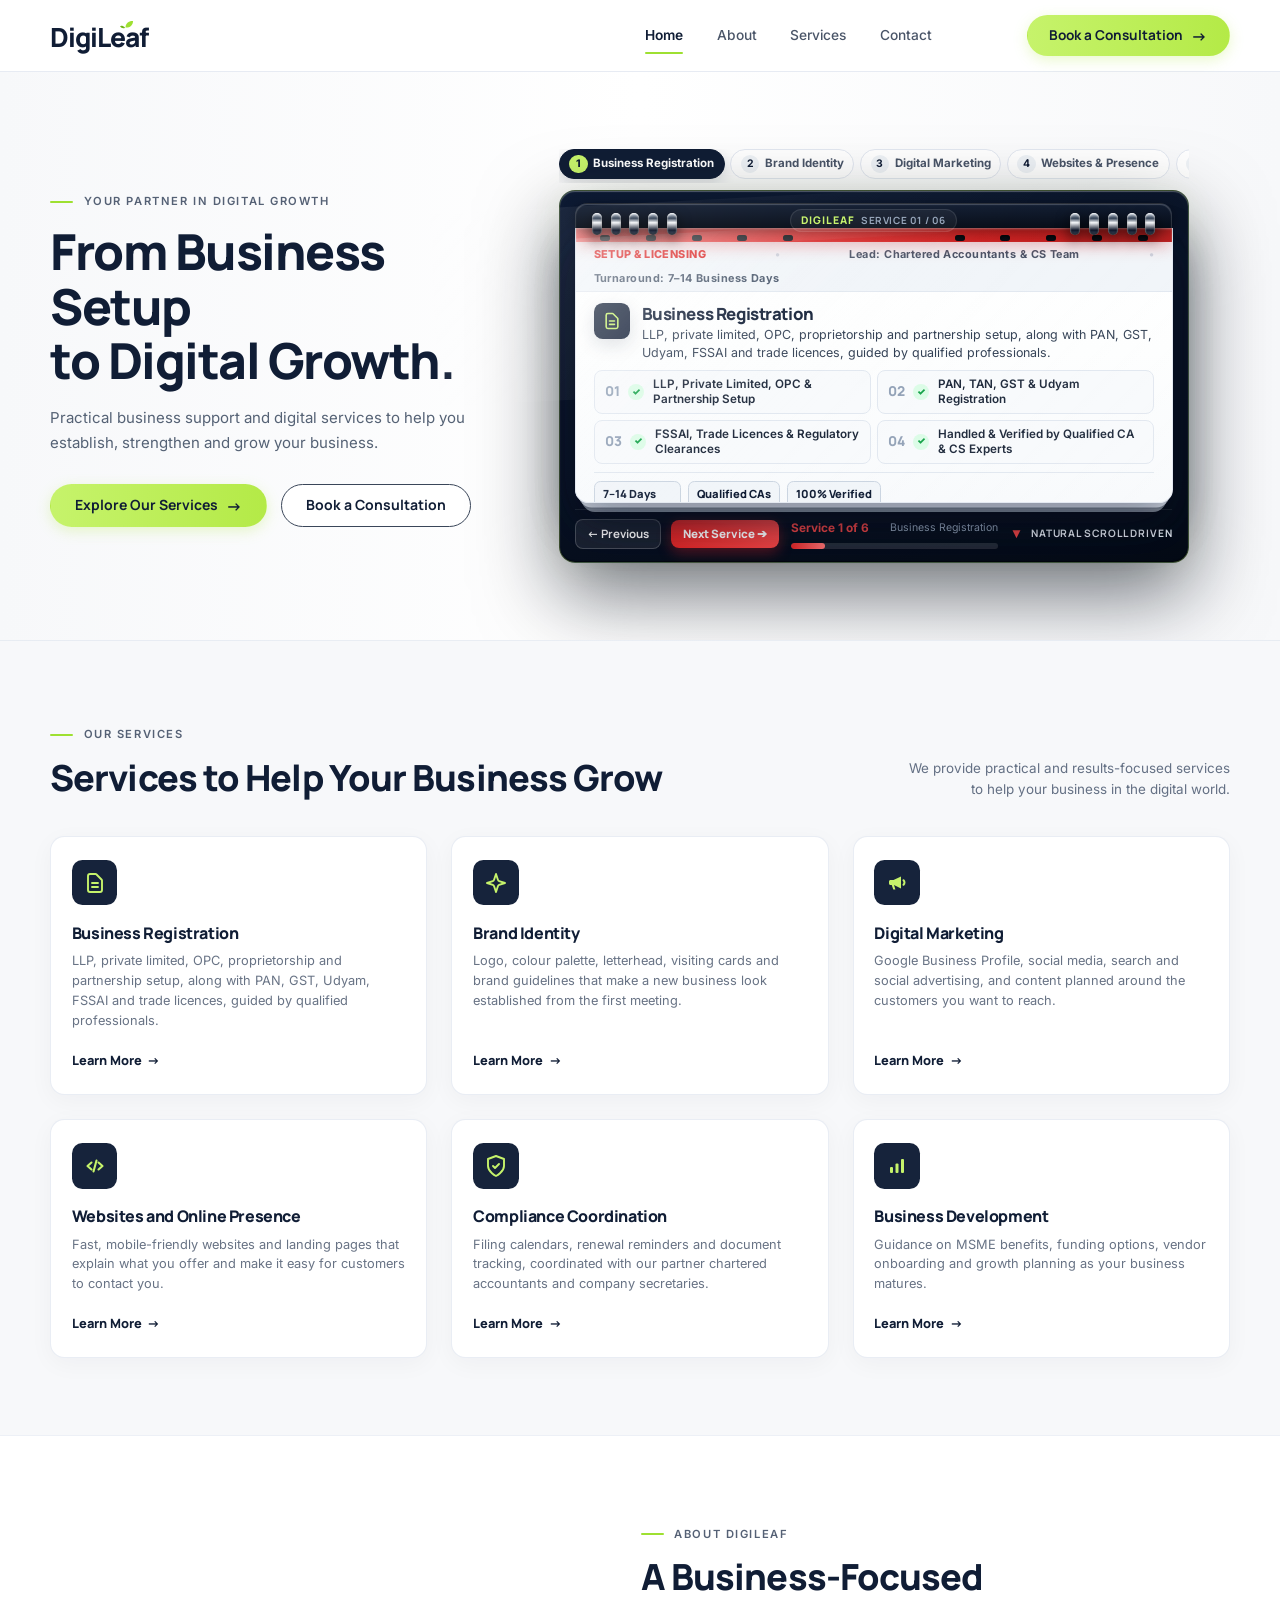
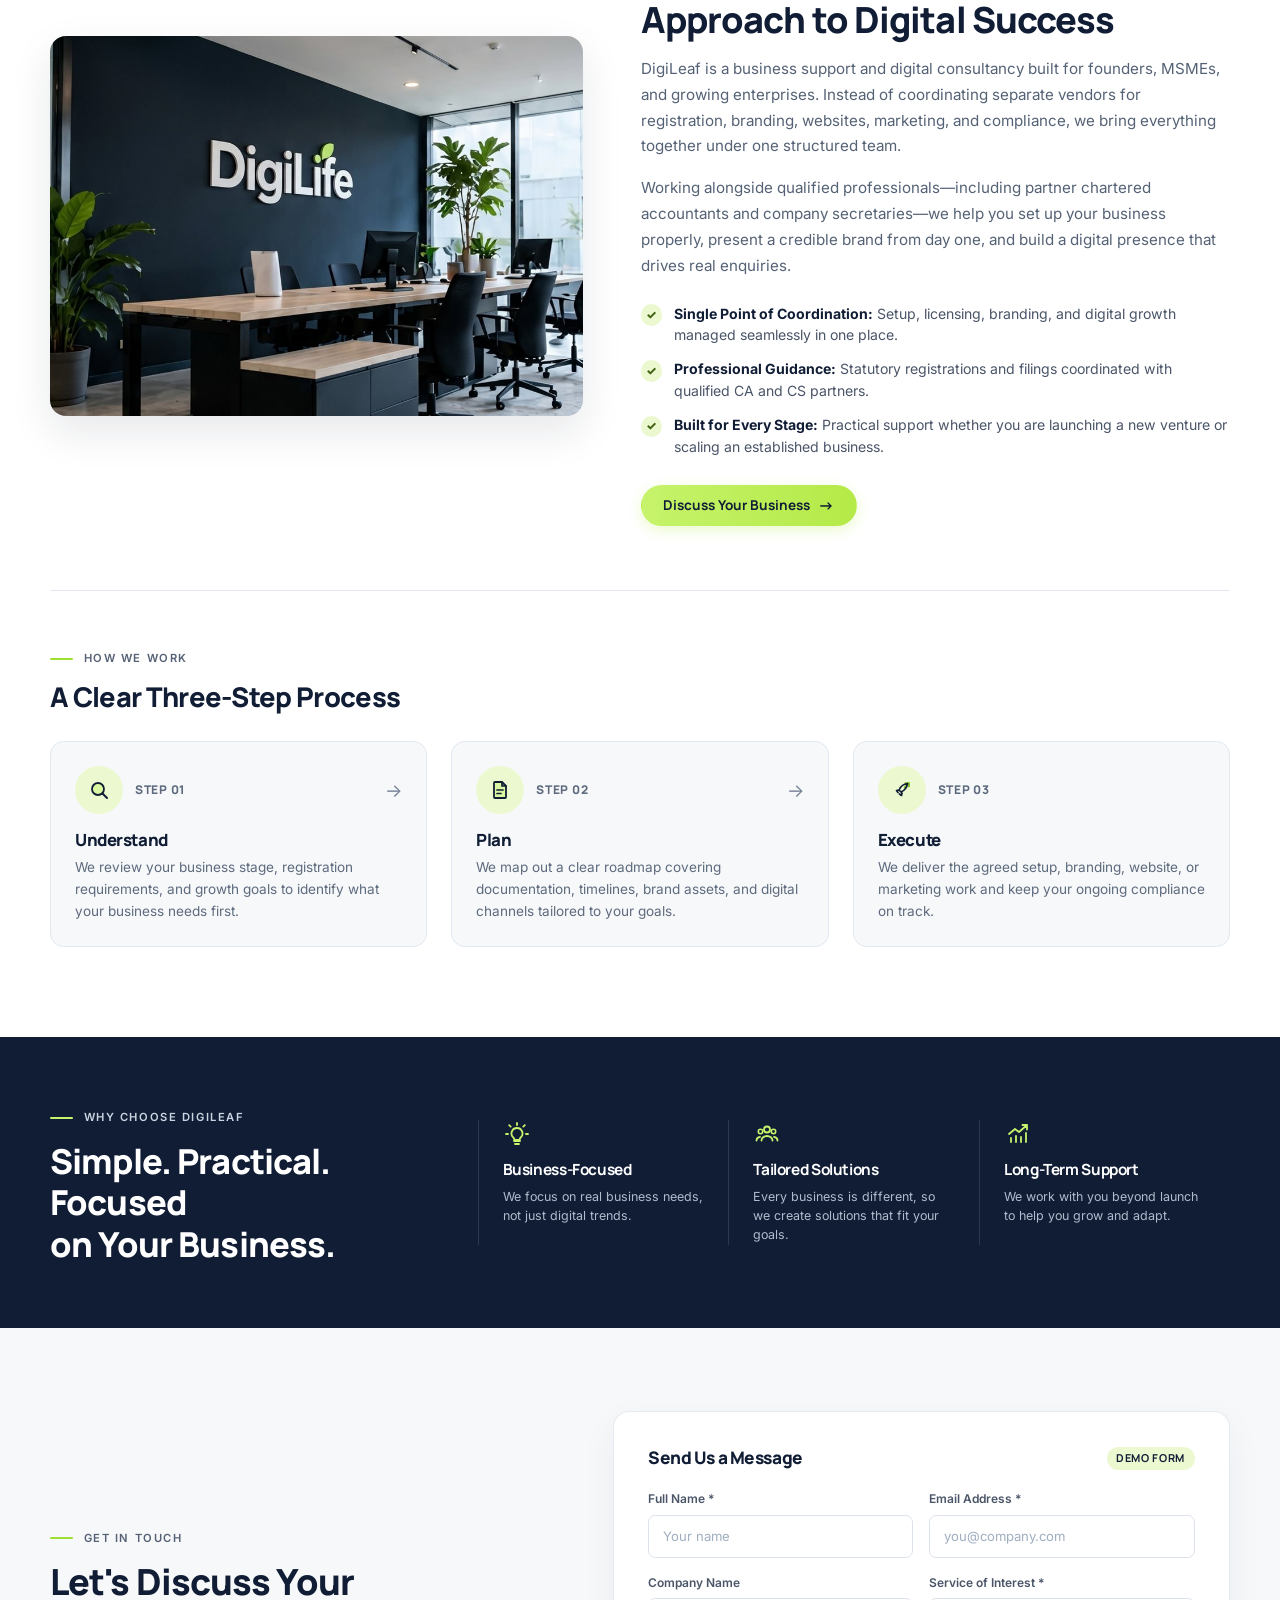
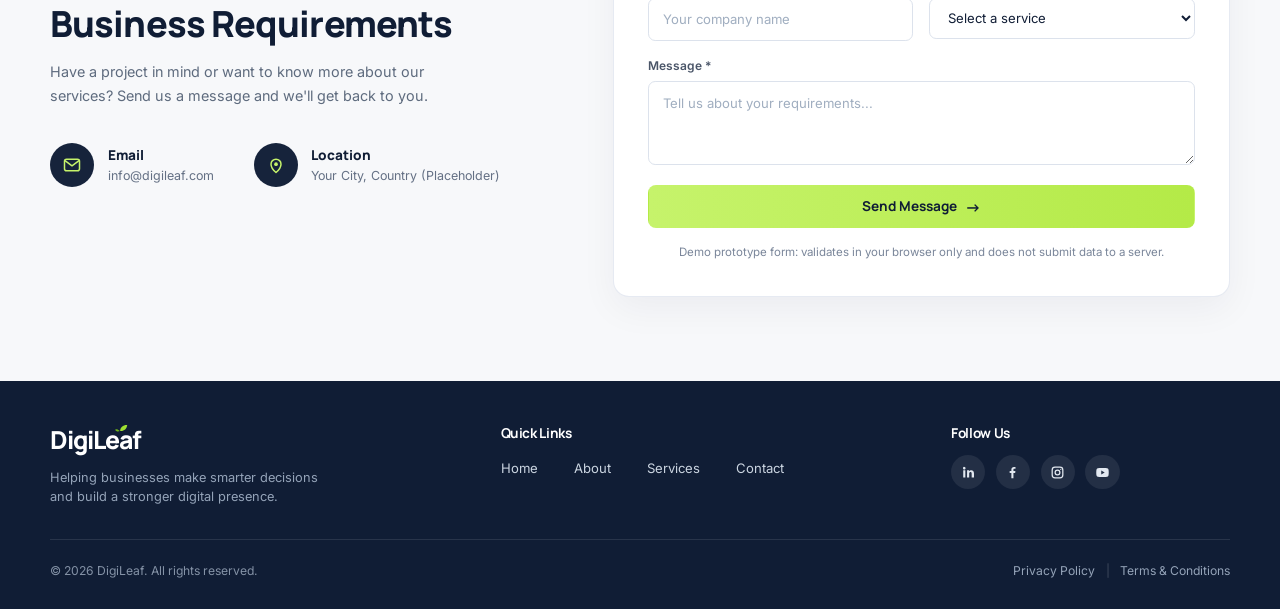
<file: index.backup.html>
<!DOCTYPE html>
<html lang="en">
<head>
  <meta charset="UTF-8">
  <meta name="viewport" content="width=device-width, initial-scale=1.0">
  <meta name="description" content="DigiLeaf — From business insights to digital marketing and website development, DigiLeaf helps businesses make smarter decisions and build a stronger digital presence.">
  <title>DigiLeaf | Build a Stronger Business in the Digital World</title>
  <link rel="icon" type="image/svg+xml" href="[data-uri]">
  <link rel="preconnect" href="https://fonts.googleapis.com">
  <link rel="preconnect" href="https://fonts.gstatic.com" crossorigin>
  <link href="https://fonts.googleapis.com/css2?family=Inter:wght@400;500;600&family=Manrope:wght@600;700;800&display=swap" rel="stylesheet">
  <style>
/* ==========================================================================
   DIGILEAF — HOMEPAGE STYLESHEET (1:1 Design Replication)
   Brand Palette:
   - Midnight Navy (Primary):   #101D35
   - Electric Lime (Accent):    #C6F36B / #B8EC4B
   - Soft White (Background):   #F7F8FA
   - Slate (Secondary):         #283449
   Typography:
   - Headings: Manrope
   - Body:     Inter
   ========================================================================== */

:root {
  --color-navy: #101D35;
  --color-navy-card: #16233B;
  --color-slate: #283449;
  --color-text-muted: #5E6B7E;
  --color-lime: #C6F36B;
  --color-lime-bright: #B7EE46;
  --color-lime-leaf: #9EE031;
  --color-lime-pale: #ECF9D0;
  --color-bg: #F7F8FA;
  --color-surface: #FFFFFF;
  --color-border: #E2E7F0;
  --color-input-border: #DCE2EC;

  --color-error: #C5221F;
  --color-error-bg: #FCE8E6;
  --color-success: #188038;

  --font-heading: 'Manrope', -apple-system, BlinkMacSystemFont, 'Segoe UI', Roboto, sans-serif;
  --font-body: 'Inter', -apple-system, BlinkMacSystemFont, 'Segoe UI', Roboto, sans-serif;

  --container-max: 1180px;
  --header-height: 4.5rem;
}

/* --------------------------------------------------------------------------
   Base & Reset
   -------------------------------------------------------------------------- */
*,
*::before,
*::after {
  box-sizing: border-box;
}

html {
  font-family: var(--font-body);
  font-size: 100%;
  line-height: 1.55;
  color: var(--color-navy);
  background-color: var(--color-bg);
  scroll-padding-top: var(--header-height);
  -webkit-text-size-adjust: 100%;
}

@media (prefers-reduced-motion: no-preference) {
  html {
    scroll-behavior: smooth;
  }
}

body {
  margin: 0;
  background-color: var(--color-bg);
  color: var(--color-navy);
  overflow-x: hidden;
}

h1, h2, h3, h4, h5, h6 {
  font-family: var(--font-heading);
  color: var(--color-navy);
  line-height: 1.18;
  letter-spacing: -0.025em;
  margin-top: 0;
}

p {
  margin-top: 0;
  color: var(--color-text-muted);
}

img,
svg {
  display: block;
  max-width: 100%;
}

a {
  color: inherit;
  text-decoration: none;
}

button,
input,
select,
textarea {
  font: inherit;
  color: inherit;
}

/* --------------------------------------------------------------------------
   Accessibility & Focus States
   -------------------------------------------------------------------------- */
.sr-only {
  position: absolute;
  width: 1px;
  height: 1px;
  padding: 0;
  margin: -1px;
  overflow: hidden;
  clip: rect(0, 0, 0, 0);
  white-space: nowrap;
  border: 0;
}

.skip-link {
  position: fixed;
  top: 0.75rem;
  left: 0.75rem;
  z-index: 9999;
  padding: 0.65rem 1.15rem;
  background-color: var(--color-lime);
  color: var(--color-navy);
  font-family: var(--font-heading);
  font-weight: 700;
  border-radius: 0.5rem;
  translate: 0 -200%;
}

@media (prefers-reduced-motion: no-preference) {
  .skip-link {
    transition: translate 0.2s ease-out;
  }
}

.skip-link:focus {
  translate: 0 0;
  outline: 2px solid var(--color-navy);
}

:focus-visible {
  outline: 2.5px solid var(--color-lime-leaf);
  outline-offset: 2px;
}

/* --------------------------------------------------------------------------
   Container & Section Eyebrows
   -------------------------------------------------------------------------- */
.container {
  width: min(100% - 3rem, var(--container-max));
  margin-inline: auto;
}

@media (max-width: 540px) {
  .container {
    width: min(100% - 1.75rem, var(--container-max));
  }
}

.section-eyebrow {
  display: inline-flex;
  align-items: center;
  gap: 0.65rem;
  margin-bottom: 0.85rem;
  font-family: var(--font-body);
  font-size: 0.7rem;
  font-weight: 600;
  text-transform: uppercase;
  letter-spacing: 0.14em;
  color: #556175;
}

.eyebrow-line {
  display: inline-block;
  width: 1.45rem;
  height: 2px;
  background-color: var(--color-lime-leaf);
  border-radius: 2px;
}

.eyebrow-on-dark {
  color: #CBD5E1;
}

.eyebrow-on-dark .eyebrow-line {
  background-color: var(--color-lime);
}

.section-title {
  font-size: clamp(1.65rem, 1.3rem + 1.4vw, 2.25rem);
  font-weight: 800;
  color: var(--color-navy);
  margin-bottom: 0.9rem;
}

/* --------------------------------------------------------------------------
   Buttons
   -------------------------------------------------------------------------- */
.btn {
  display: inline-flex;
  align-items: center;
  justify-content: center;
  gap: 0.5rem;
  font-family: var(--font-heading);
  font-size: 0.85rem;
  font-weight: 700;
  line-height: 1.2;
  cursor: pointer;
  border: 1.5px solid transparent;
  white-space: nowrap;
}

@media (prefers-reduced-motion: no-preference) {
  .btn {
    transition:
      background-color 0.2s ease,
      border-color 0.2s ease,
      translate 0.2s ease,
      box-shadow 0.2s ease;
  }
  .btn:hover {
    translate: 0 -1px;
  }
}

.btn-lime-pill {
  padding: 0.68rem 1.35rem;
  border-radius: 999px;
  background: linear-gradient(90deg, #C6F36B 0%, #B4EA47 100%);
  color: var(--color-navy);
  box-shadow: 0 4px 14px rgba(180, 234, 71, 0.28);
}

.btn-lime-pill:hover {
  background: linear-gradient(90deg, #BCEE56 0%, #A8E236 100%);
  box-shadow: 0 6px 18px rgba(180, 234, 71, 0.4);
}

.btn-outline-pill {
  padding: 0.68rem 1.45rem;
  border-radius: 999px;
  background-color: var(--color-surface);
  border-color: #3A4659;
  color: var(--color-navy);
}

.btn-outline-pill:hover {
  background-color: var(--color-navy);
  border-color: var(--color-navy);
  color: var(--color-surface);
}

.btn-hero {
  padding: 0.78rem 1.5rem;
  font-size: 0.875rem;
}

.btn-arrow {
  font-size: 1rem;
  line-height: 1;
}

/* --------------------------------------------------------------------------
   1. HEADER & LOGO WITH LEAF SPROUT
   -------------------------------------------------------------------------- */
.site-header {
  position: sticky;
  top: 0;
  z-index: 1000;
  height: var(--header-height);
  background-color: rgba(255, 255, 255, 0.96);
  backdrop-filter: blur(10px);
  border-bottom: 1px solid rgba(226, 231, 240, 0.8);
}

.site-header.is-scrolled {
  box-shadow: 0 4px 20px rgba(16, 29, 53, 0.05);
}

.header-inner {
  display: flex;
  align-items: center;
  justify-content: space-between;
  height: 100%;
  gap: 1.5rem;
}

/* DigiLeaf Wordmark with Leaf Sprout over second 'i' */
.brand-logo {
  display: inline-flex;
  align-items: center;
  font-family: var(--font-heading);
  font-size: 1.65rem;
  font-weight: 800;
  letter-spacing: -0.04em;
  color: var(--color-navy);
  line-height: 1;
  padding-top: 0.2rem;
}

.logo-word {
  display: inline-flex;
  align-items: baseline;
}

.logo-leaf-i {
  position: relative;
  display: inline-block;
  font-style: normal;
}

.logo-leaf-svg {
  position: absolute;
  top: -0.22em;
  left: -0.18em;
  width: 0.72em;
  height: 0.48em;
  pointer-events: none;
}

.brand-logo-footer {
  color: var(--color-surface);
  font-size: 1.55rem;
}

/* Navigation */
.primary-nav {
  display: flex;
  align-items: center;
  justify-content: space-between;
  flex: 1;
  max-width: 680px;
}

.nav-list {
  display: flex;
  align-items: center;
  gap: 2.1rem;
  list-style: none;
  margin: 0 auto;
  padding: 0;
}

.nav-link {
  position: relative;
  display: inline-block;
  padding: 0.35rem 0;
  font-family: var(--font-body);
  font-size: 0.86rem;
  font-weight: 500;
  color: #4A5568;
}

.nav-link:hover,
.nav-link.active {
  color: var(--color-navy);
  font-weight: 600;
}

.nav-link.active::after {
  content: '';
  position: absolute;
  left: 0;
  right: 0;
  bottom: -0.15rem;
  height: 2.5px;
  background-color: var(--color-lime-leaf);
  border-radius: 2px;
}

/* Mobile Menu Button */
.mobile-menu-toggle {
  display: none;
  align-items: center;
  justify-content: center;
  width: 2.5rem;
  height: 2.5rem;
  padding: 0;
  background-color: var(--color-surface);
  border: 1px solid var(--color-border);
  border-radius: 0.5rem;
  color: var(--color-navy);
  cursor: pointer;
}

.hamburger-box {
  display: flex;
  flex-direction: column;
  justify-content: space-between;
  width: 1.2rem;
  height: 0.85rem;
}

.hamburger-line {
  display: block;
  width: 100%;
  height: 2px;
  background-color: var(--color-navy);
  border-radius: 2px;
}

@media (prefers-reduced-motion: no-preference) {
  .hamburger-line {
    transition: translate 0.2s ease, rotate 0.2s ease, opacity 0.2s ease;
  }
}

.mobile-menu-toggle[aria-expanded="true"] .line-1 {
  translate: 0 5.5px;
  rotate: 45deg;
}

.mobile-menu-toggle[aria-expanded="true"] .line-2 {
  opacity: 0;
}

.mobile-menu-toggle[aria-expanded="true"] .line-3 {
  translate: 0 -5.5px;
  rotate: -45deg;
}

@media (max-width: 860px) {
  .mobile-menu-toggle {
    display: inline-flex;
  }

  .primary-nav {
    position: fixed;
    top: var(--header-height);
    left: 0;
    right: 0;
    max-width: none;
    flex-direction: column;
    align-items: stretch;
    gap: 1.25rem;
    padding: 1.5rem;
    background-color: var(--color-surface);
    border-bottom: 1px solid var(--color-border);
    box-shadow: 0 16px 32px rgba(16, 29, 53, 0.12);
    max-height: calc(100dvh - var(--header-height));
    overflow-y: auto;
    visibility: hidden;
    opacity: 0;
    translate: 0 -0.5rem;
    pointer-events: none;
  }

  @media (prefers-reduced-motion: no-preference) {
    .primary-nav {
      transition: opacity 0.2s ease, translate 0.2s ease, visibility 0.2s;
    }
  }

  .primary-nav.is-open {
    visibility: visible;
    opacity: 1;
    translate: 0 0;
    pointer-events: auto;
  }

  .nav-list {
    flex-direction: column;
    align-items: stretch;
    gap: 0.25rem;
    margin: 0;
  }

  .nav-link {
    padding: 0.75rem 0.5rem;
    font-size: 1rem;
  }

  .nav-actions .btn {
    width: 100%;
  }
}

/* --------------------------------------------------------------------------
   2. HERO SECTION
   -------------------------------------------------------------------------- */
.hero-section {
  background: linear-gradient(90deg, #F7F8FA 0%, #FFFFFF 50%, #F7F8FA 100%);
  border-bottom: 1px solid rgba(226, 231, 240, 0.7);
  overflow: hidden;
}

.hero-container {
  display: grid;
  grid-template-columns: 0.92fr 1.08fr;
  align-items: center;
  gap: 2rem;
  padding-block: clamp(3.5rem, 6vw, 5.25rem);
}

.hero-content {
  padding-right: 1rem;
}

.hero-title {
  font-size: clamp(2.15rem, 1.55rem + 2.3vw, 3.1rem);
  font-weight: 800;
  line-height: 1.1;
  color: var(--color-navy);
  margin-bottom: 1.15rem;
  letter-spacing: -0.03em;
}

.hero-subtitle {
  font-size: 0.94rem;
  line-height: 1.65;
  color: #556275;
  max-width: 31rem;
  margin-bottom: 1.75rem;
}

.hero-cta-group {
  display: flex;
  flex-wrap: wrap;
  align-items: center;
  gap: 0.85rem;
}

/* Right Hero Visual: Compact Calendar Box Proportioned to Original 16:9 Image Ratio */
.hero-visual {
  position: relative;
  width: 100%;
  max-width: 630px;
  margin-inline: auto;
}

/* Compact Phase Ribbon above Calendar */
.hero-visual .tear-phase-ribbon {
  margin-bottom: 0.45rem;
  justify-content: flex-start;
  gap: 0.35rem;
  overflow-x: auto;
  flex-wrap: nowrap;
  -webkit-overflow-scrolling: touch;
  padding-bottom: 0.25rem;
}

.hero-visual .phase-pill {
  padding: 0.24rem 0.6rem;
  min-height: 30px;
  font-size: 0.72rem;
  gap: 0.35rem;
  flex-shrink: 0;
  border-radius: 999px;
}

.hero-visual .phase-pill .pill-number {
  width: 1.15rem;
  height: 1.15rem;
  font-size: 0.65rem;
}

/* Compact Showcase Box (Respected 16:9 Image Aspect Ratio) */
.hero-visual .tear-calendar-showcase {
  margin-bottom: 0;
  width: 100%;
  padding: 0.75rem 0.95rem 0.85rem;
  border-radius: 1rem;
}

/* Compact Metallic Wire Loops Binder */
.hero-visual .calendar-wire-binder {
  padding: 0.32rem 1rem 0;
  border-radius: 0.75rem 0.75rem 0 0;
}

.hero-visual .wire-cluster {
  gap: 0.55rem;
}

.hero-visual .wire-loop {
  width: 10px;
  height: 22px;
  border-radius: 5px;
  margin-bottom: -11px;
}

.hero-visual .wire-center-badge {
  padding: 0.15rem 0.6rem;
  gap: 0.35rem;
  margin-bottom: -4px;
}

.hero-visual .wire-brand-text {
  font-size: 0.66rem;
}

.hero-visual .wire-counter-badge {
  font-size: 0.62rem;
}

/* Compact 3D Peel Stage (~300px height for exact 16:9 proportion) */
.hero-visual .calendar-peel-stage {
  min-height: 275px;
  perspective: 1200px;
  perspective-origin: 50% 12%;
}

/* Compact Red Banner Header */
.hero-visual .calendar-banner-header {
  padding: 0.45rem 1.1rem 0.4rem;
}

.hero-visual .banner-punch-holes {
  margin-bottom: 0.25rem;
}

.hero-visual .punch-hole {
  width: 10px;
  height: 6px;
}

.hero-visual .punch-hole.spacer {
  width: 90px;
}

.hero-visual .banner-brand-tag {
  font-size: 1.15rem;
}

.hero-visual .banner-sub-tag {
  font-size: 0.62rem;
}

.hero-visual .banner-num-label {
  font-size: 0.65rem;
}

.hero-visual .banner-big-num {
  font-size: 1.45rem;
}

/* Compact Sub-bar */
.hero-visual .calendar-sub-bar {
  padding: 0.28rem 1.1rem;
  font-size: 0.68rem;
  gap: 0.45rem;
}

/* Compact Body Content */
.hero-visual .calendar-body-content {
  padding: 0.65rem 1.1rem 0.55rem;
  gap: 0.55rem;
}

/* Compact Service Intro */
.hero-visual .calendar-service-intro {
  gap: 0.75rem;
}

.hero-visual .service-icon-circle {
  width: 2.25rem;
  height: 2.25rem;
  border-radius: 0.55rem;
}

.hero-visual .service-icon-circle svg {
  width: 20px;
  height: 20px;
}

.hero-visual .calendar-service-title {
  font-size: 1.05rem;
  margin-bottom: 0.15rem;
}

.hero-visual .calendar-service-desc {
  font-size: 0.78rem;
  line-height: 1.42;
}

/* Compact 4-Cell Deliverables Grid */
.hero-visual .calendar-deliverables-grid {
  gap: 0.4rem;
}

.hero-visual .calendar-grid-cell {
  padding: 0.38rem 0.65rem;
  gap: 0.5rem;
  border-radius: 0.5rem;
}

.hero-visual .cell-day-num {
  font-size: 0.85rem;
}

.hero-visual .cell-check-icon {
  width: 1rem;
  height: 1rem;
  font-size: 0.6rem;
}

.hero-visual .cell-text {
  font-size: 0.73rem;
  line-height: 1.25;
}

/* Compact Highlights & Actions Row */
.hero-visual .calendar-sheet-footer-row {
  padding-top: 0.45rem;
  gap: 0.45rem;
}

.hero-visual .calendar-metric-badges {
  gap: 0.45rem;
}

.hero-visual .cal-badge-pill {
  padding: 0.2rem 0.5rem;
  border-radius: 0.4rem;
}

.hero-visual .cal-badge-pill strong {
  font-size: 0.7rem;
}

.hero-visual .cal-badge-pill span {
  font-size: 0.58rem;
}

.hero-visual .calendar-action-buttons {
  gap: 0.5rem;
}

.hero-visual .cal-enquire-btn {
  padding: 0.42rem 0.95rem;
  font-size: 0.75rem;
}

.hero-visual .btn-peel-next {
  padding: 0.4rem 0.82rem;
  font-size: 0.72rem;
}

/* Compact Desk Footer */
.hero-visual .calendar-desk-footer {
  padding-top: 0.55rem;
  margin-top: 0.35rem;
  gap: 0.75rem;
}

.hero-visual .cal-nav-btn {
  padding: 0.32rem 0.7rem;
  font-size: 0.72rem;
}

.hero-visual .cal-action-btn {
  padding: 0.32rem 0.75rem;
  font-size: 0.72rem;
}

.hero-visual .cal-progress-labels strong {
  font-size: 0.74rem;
}

.hero-visual .cal-progress-labels span {
  font-size: 0.66rem;
}

.hero-visual .cal-scroll-hint {
  font-size: 0.64rem;
}

/* Compact Reverse Memo Face */
.hero-visual .calendar-back-content {
  padding: 0.65rem 1rem;
}

.hero-visual .back-binder-strip {
  padding-bottom: 0.45rem;
}

.hero-visual .back-hole {
  width: 10px;
  height: 6px;
}

.hero-visual .back-hole.spacer {
  width: 90px;
}

.hero-visual .back-header-line {
  padding-bottom: 0.45rem;
}

.hero-visual .back-brand-seal {
  font-size: 0.68rem;
}

.hero-visual .back-serial-tag {
  font-size: 0.64rem;
}

.hero-visual .back-ruled-lines {
  padding: 0.4rem 0;
}

.hero-visual .back-footer-stamp {
  font-size: 0.64rem;
  padding-top: 0.4rem;
}

@media (max-width: 960px) {
  .hero-container {
    grid-template-columns: 1fr;
    gap: 2rem;
  }

  .hero-content {
    padding-right: 0;
  }
}

@media (max-width: 480px) {
  .hero-cta-group {
    flex-direction: column;
    align-items: stretch;
  }

  .hero-cta-group .btn {
    width: 100%;
  }
}

/* --------------------------------------------------------------------------
   3. OUR SERVICES SECTION (5 Cards Row matching Design Mockup)
   -------------------------------------------------------------------------- */
.services-section {
  background-color: var(--color-bg);
  padding-block: clamp(3.5rem, 6vw, 5rem);
}

.services-header {
  display: flex;
  align-items: flex-end;
  justify-content: space-between;
  gap: 2rem;
  margin-bottom: 2.25rem;
}

.services-header-left .section-title {
  margin-bottom: 0;
}

.services-header-right {
  font-size: 0.84rem;
  line-height: 1.55;
  color: #647084;
  text-align: right;
  margin: 0;
  max-width: 24rem;
}

.services-grid {
  display: grid;
  grid-template-columns: repeat(3, minmax(0, 1fr));
  gap: 1.5rem;
}

@media (max-width: 960px) {
  .services-grid {
    grid-template-columns: repeat(2, minmax(0, 1fr));
  }
}

@media (max-width: 768px) {
  .services-header {
    flex-direction: column;
    align-items: flex-start;
    gap: 0.75rem;
  }

  .services-header-right {
    text-align: left;
  }
}

@media (max-width: 580px) {
  .services-grid {
    grid-template-columns: 1fr;
  }
}

.service-card {
  display: flex;
  flex-direction: column;
  background-color: var(--color-surface);
  border: 1px solid rgba(226, 231, 240, 0.75);
  border-radius: 0.9rem;
  padding: 1.45rem 1.3rem;
  box-shadow: 0 6px 24px rgba(16, 29, 53, 0.04);
}

@media (prefers-reduced-motion: no-preference) {
  .service-card {
    transition: translate 0.22s ease, box-shadow 0.22s ease, border-color 0.22s ease;
  }

  .service-card:hover {
    translate: 0 -4px;
    box-shadow: 0 14px 32px rgba(16, 29, 53, 0.09);
    border-color: #CBD5E1;
  }
}

.service-icon-box {
  display: inline-flex;
  align-items: center;
  justify-content: center;
  width: 2.85rem;
  height: 2.85rem;
  border-radius: 0.65rem;
  background-color: var(--color-navy-card);
  margin-bottom: 1.15rem;
  flex-shrink: 0;
}

.service-title {
  font-size: 1rem;
  font-weight: 800;
  color: var(--color-navy);
  margin-bottom: 0.55rem;
}

.service-description {
  font-size: 0.8rem;
  line-height: 1.55;
  color: #687385;
  margin-bottom: 1.25rem;
}

.service-link {
  margin-top: auto;
  display: inline-flex;
  align-items: center;
  gap: 0.35rem;
  font-family: var(--font-heading);
  font-size: 0.8rem;
  font-weight: 800;
  color: var(--color-navy);
}

.service-link:hover {
  color: #4D7C0F;
}

/* --------------------------------------------------------------------------
   4. ABOUT DIGILEAF & HOW WE WORK (UNDERSTAND -> PLAN -> EXECUTE)
   -------------------------------------------------------------------------- */
.about-section {
  background-color: var(--color-surface);
  border-top: 1px solid rgba(226, 231, 240, 0.6);
  padding-block: clamp(4.5rem, 7vw, 6.25rem);
}

.about-split-wrap {
  display: grid;
  grid-template-columns: 0.95fr 1.05fr;
  align-items: center;
  gap: clamp(2.25rem, 4.5vw, 4rem);
  margin-bottom: clamp(3.25rem, 5vw, 4.5rem);
}

.about-image-col {
  position: relative;
  border-radius: 1rem;
  overflow: hidden;
  box-shadow: 0 16px 40px rgba(16, 29, 53, 0.1);
}

.about-office-img {
  width: 100%;
  height: 100%;
  min-height: 380px;
  object-fit: cover;
}

.about-content-col {
  display: flex;
  flex-direction: column;
  justify-content: center;
}

.about-lead {
  font-size: 0.95rem;
  line-height: 1.7;
  color: #556275;
  margin-bottom: 1rem;
}

.about-highlights {
  list-style: none;
  padding: 0;
  margin: 0.5rem 0 1.75rem 0;
  display: flex;
  flex-direction: column;
  gap: 0.75rem;
}

.about-highlights li {
  display: flex;
  align-items: flex-start;
  gap: 0.7rem;
  font-size: 0.88rem;
  line-height: 1.55;
  color: #4A5568;
}

.about-highlights strong {
  color: var(--color-navy);
}

.highlight-check {
  display: inline-flex;
  align-items: center;
  justify-content: center;
  width: 1.35rem;
  height: 1.35rem;
  border-radius: 50%;
  background-color: var(--color-lime-pale);
  color: #3F6212;
  font-size: 0.75rem;
  font-weight: 800;
  flex-shrink: 0;
  margin-top: 0.12rem;
}

.about-cta-wrap {
  display: flex;
  align-items: center;
}

/* How We Work Sub-block */
.how-we-work-block {
  padding-top: clamp(2.5rem, 4vw, 3.5rem);
  border-top: 1px solid var(--color-border);
}

.how-header {
  margin-bottom: 1.75rem;
}

.how-title {
  font-size: clamp(1.35rem, 1.1rem + 0.9vw, 1.7rem);
  font-weight: 800;
  color: var(--color-navy);
  margin: 0;
}

/* Understand -> Plan -> Execute 3-column flow */
.process-steps-row {
  display: grid;
  grid-template-columns: repeat(3, minmax(0, 1fr));
  gap: 1.5rem;
}

.process-step {
  display: flex;
  flex-direction: column;
  background-color: var(--color-bg);
  border: 1px solid var(--color-border);
  border-radius: 0.85rem;
  padding: 1.5rem;
}

.process-icon-row {
  display: flex;
  align-items: center;
  gap: 0.75rem;
  margin-bottom: 1rem;
}

.process-circle {
  display: inline-flex;
  align-items: center;
  justify-content: center;
  width: 3rem;
  height: 3rem;
  border-radius: 50%;
  background-color: var(--color-lime-pale);
  flex-shrink: 0;
}

.process-step-num {
  font-family: var(--font-heading);
  font-size: 0.75rem;
  font-weight: 800;
  text-transform: uppercase;
  letter-spacing: 0.06em;
  color: #5E6B7E;
}

.process-arrow {
  color: #7A869A;
  font-size: 1.15rem;
  margin-left: auto;
}

.process-step-title {
  font-size: 1.05rem;
  font-weight: 800;
  color: var(--color-navy);
  margin-bottom: 0.45rem;
}

.process-step-desc {
  font-size: 0.85rem;
  line-height: 1.6;
  color: #5E6B7E;
  margin: 0;
}

@media (max-width: 960px) {
  .about-split-wrap {
    grid-template-columns: 1fr;
  }

  .about-office-img {
    min-height: 280px;
    max-height: 380px;
  }
}

@media (max-width: 720px) {
  .process-steps-row {
    grid-template-columns: 1fr;
    gap: 1.15rem;
  }

  .process-arrow {
    display: none;
  }
}

/* --------------------------------------------------------------------------
   5. WHY CHOOSE DIGILEAF BANNER (Midnight Navy #101D35)
   -------------------------------------------------------------------------- */
.why-section {
  background-color: var(--color-navy);
  color: var(--color-surface);
  padding-block: clamp(3rem, 5vw, 4.25rem);
}

.why-banner-grid {
  display: grid;
  grid-template-columns: 0.85fr 1.65fr;
  align-items: center;
  gap: 2.5rem;
}

.why-main-title {
  color: var(--color-surface);
  font-size: clamp(1.6rem, 1.25rem + 1.3vw, 2.15rem);
  font-weight: 800;
  line-height: 1.2;
  margin: 0;
}

.why-features-row {
  display: grid;
  grid-template-columns: repeat(3, minmax(0, 1fr));
}

.why-feature-item {
  padding-inline: 1.5rem;
  border-left: 1px solid rgba(255, 255, 250, 0.12);
}

.why-feature-icon {
  margin-bottom: 0.8rem;
}

.why-feature-title {
  color: var(--color-surface);
  font-size: 0.96rem;
  font-weight: 700;
  margin-bottom: 0.45rem;
}

.why-feature-desc {
  color: #B0BCCD;
  font-size: 0.78rem;
  line-height: 1.55;
  margin: 0;
}

@media (max-width: 980px) {
  .why-banner-grid {
    grid-template-columns: 1fr;
    gap: 2rem;
  }

  .why-feature-item:first-child {
    padding-left: 0;
    border-left: none;
  }
}

@media (max-width: 680px) {
  .why-features-row {
    grid-template-columns: 1fr;
    gap: 1.5rem;
  }

  .why-feature-item {
    padding-inline: 0;
    padding-top: 1.25rem;
    border-left: none;
    border-top: 1px solid rgba(255, 255, 255, 0.12);
  }
}

/* --------------------------------------------------------------------------
   6. GET IN TOUCH / CONTACT SECTION
   -------------------------------------------------------------------------- */
.contact-section {
  background-color: var(--color-bg);
  padding-block: clamp(3.5rem, 6.5vw, 5.25rem);
}

.contact-grid {
  display: grid;
  grid-template-columns: 0.9fr 1.1fr;
  align-items: center;
  gap: clamp(2rem, 4.5vw, 3.75rem);
}

.contact-lead {
  font-size: 0.9rem;
  line-height: 1.65;
  color: #5E6B7E;
  max-width: 26rem;
  margin-bottom: 2.25rem;
}

.contact-methods-row {
  display: flex;
  flex-wrap: wrap;
  align-items: center;
  gap: 1.5rem 2.5rem;
}

.contact-method {
  display: flex;
  align-items: center;
  gap: 0.85rem;
}

.contact-method-icon {
  display: inline-flex;
  align-items: center;
  justify-content: center;
  width: 2.75rem;
  height: 2.75rem;
  border-radius: 50%;
  background-color: var(--color-navy-card);
  flex-shrink: 0;
}

.contact-method-details {
  display: flex;
  flex-direction: column;
}

.contact-method-details strong {
  font-family: var(--font-heading);
  font-size: 0.85rem;
  font-weight: 800;
  color: var(--color-navy);
}

.contact-method-details a,
.contact-method-details span {
  font-size: 0.78rem;
  color: #647084;
}

.contact-method-details a:hover {
  color: var(--color-navy);
  text-decoration: underline;
}

/* Contact Form White Card */
.contact-form-card {
  background-color: var(--color-surface);
  border: 1px solid rgba(226, 231, 240, 0.85);
  border-radius: 1rem;
  padding: clamp(1.5rem, 3vw, 2.15rem);
  box-shadow: 0 12px 36px rgba(16, 29, 53, 0.05);
}

.form-card-header {
  display: flex;
  align-items: center;
  justify-content: space-between;
  gap: 1rem;
  margin-bottom: 1.25rem;
}

.form-card-title {
  font-size: 1.08rem;
  font-weight: 800;
  color: var(--color-navy);
  margin: 0;
}

.demo-badge {
  font-family: var(--font-heading);
  font-size: 0.68rem;
  font-weight: 700;
  text-transform: uppercase;
  letter-spacing: 0.06em;
  padding: 0.22rem 0.6rem;
  border-radius: 999px;
  background-color: var(--color-lime-pale);
  color: var(--color-navy);
}

.enquiry-form {
  display: flex;
  flex-direction: column;
  gap: 1rem;
}

.form-row-2col {
  display: grid;
  grid-template-columns: repeat(2, minmax(0, 1fr));
  gap: 1rem;
}

@media (max-width: 560px) {
  .form-row-2col {
    grid-template-columns: 1fr;
  }
}

.field {
  display: flex;
  flex-direction: column;
}

.field-label {
  font-family: var(--font-body);
  font-size: 0.75rem;
  font-weight: 600;
  color: #4A5568;
  margin-bottom: 0.35rem;
}

.field-input {
  width: 100%;
  padding: 0.65rem 0.85rem;
  font-size: 0.82rem;
  color: var(--color-navy);
  background-color: var(--color-surface);
  border: 1px solid var(--color-input-border);
  border-radius: 0.45rem;
}

.field-input::placeholder {
  color: #A0AEC0;
}

.field-input:focus {
  border-color: var(--color-navy);
  outline: 2px solid var(--color-lime);
  outline-offset: 0;
}

.field-textarea {
  resize: vertical;
  min-height: 4.5rem;
}

.error-msg {
  display: none;
  color: var(--color-error);
  font-size: 0.74rem;
  font-weight: 600;
  margin-top: 0.28rem;
}

.field-input:user-invalid,
.field-input.user-invalid-fallback {
  border-color: var(--color-error);
  background-color: var(--color-error-bg);
}

.field-input:user-invalid + .error-msg,
.field-input.user-invalid-fallback + .error-msg {
  display: block;
}

.field-input:required:user-valid,
.field-input:required.user-valid-fallback {
  border-color: var(--color-success);
}

.btn-lime-submit {
  width: 100%;
  padding: 0.78rem 1.25rem;
  margin-top: 0.25rem;
  border-radius: 0.5rem;
  background: linear-gradient(90deg, #C6F36B 0%, #B4EA47 100%);
  color: var(--color-navy);
  font-size: 0.85rem;
  font-weight: 700;
}

.btn-lime-submit:hover {
  background: linear-gradient(90deg, #BCEE56 0%, #A8E236 100%);
}

.demo-disclaimer {
  font-size: 0.72rem;
  color: #7A869A;
  text-align: center;
  margin: 0;
}

/* Demo Submission Preview Box */
.form-feedback {
  margin-top: 0.5rem;
  padding: 1rem;
  border-radius: 0.6rem;
  background-color: var(--color-bg);
  border: 1.5px solid var(--color-navy);
  font-size: 0.8rem;
}

.form-feedback-header {
  display: flex;
  align-items: center;
  gap: 0.5rem;
  margin-bottom: 0.45rem;
  font-family: var(--font-heading);
  font-weight: 800;
  color: var(--color-navy);
}

.feedback-badge {
  padding: 0.15rem 0.55rem;
  background-color: var(--color-lime);
  color: var(--color-navy);
  border-radius: 999px;
  font-size: 0.68rem;
  text-transform: uppercase;
}

.form-feedback p {
  font-size: 0.78rem;
  margin-bottom: 0.6rem;
}

.feedback-summary {
  display: grid;
  grid-template-columns: repeat(2, minmax(0, 1fr));
  gap: 0.35rem 0.75rem;
  font-size: 0.76rem;
}

@media (max-width: 920px) {
  .contact-grid {
    grid-template-columns: 1fr;
  }
}

/* --------------------------------------------------------------------------
   7. FOOTER (Midnight Navy #101D35)
   -------------------------------------------------------------------------- */
.site-footer {
  background-color: var(--color-navy);
  color: #B0BCCD;
  padding-top: 2.75rem;
  padding-bottom: 1.75rem;
}

.footer-top {
  display: grid;
  grid-template-columns: 1.2fr 1.2fr 0.8fr;
  align-items: start;
  gap: 2rem;
  padding-bottom: 2rem;
  border-bottom: 1px solid rgba(255, 255, 255, 0.1);
}

.footer-tagline {
  color: #94A3B8;
  font-size: 0.8rem;
  line-height: 1.55;
  margin-top: 0.75rem;
  margin-bottom: 0;
}

.footer-heading {
  color: var(--color-surface);
  font-family: var(--font-heading);
  font-size: 0.85rem;
  font-weight: 700;
  margin-bottom: 0.9rem;
}

.footer-nav-inline {
  list-style: none;
  margin: 0;
  padding: 0;
  display: flex;
  flex-wrap: wrap;
  align-items: center;
  gap: 1.25rem 2.25rem;
}

.footer-nav-inline a {
  color: #CBD5E1;
  font-size: 0.82rem;
}

.footer-nav-inline a:hover {
  color: var(--color-lime);
}

.social-icons-row {
  display: flex;
  align-items: center;
  gap: 0.65rem;
}

.social-circle {
  display: inline-flex;
  align-items: center;
  justify-content: center;
  width: 2.15rem;
  height: 2.15rem;
  border-radius: 50%;
  background-color: rgba(255, 255, 255, 0.08);
  color: #E2E8F0;
}

.social-circle:hover {
  background-color: var(--color-lime);
  color: var(--color-navy);
}

.footer-bottom {
  display: flex;
  flex-wrap: wrap;
  align-items: center;
  justify-content: space-between;
  gap: 1rem;
  padding-top: 1.35rem;
  font-size: 0.76rem;
  color: #8492A6;
}

.copyright {
  color: #8492A6;
  margin: 0;
}

.footer-legal-links {
  display: flex;
  align-items: center;
  gap: 0.65rem;
}

.footer-legal-links a {
  color: #94A3B8;
}

.footer-legal-links a:hover {
  color: var(--color-lime);
}

.legal-sep {
  color: rgba(255, 255, 255, 0.2);
}

@media (max-width: 780px) {
  .footer-top {
    grid-template-columns: 1fr;
    gap: 1.75rem;
  }
}

/* --------------------------------------------------------------------------
   LEGAL MODALS (<dialog>)
   -------------------------------------------------------------------------- */
.legal-modal {
  width: min(92vw, 34rem);
  border: 1px solid var(--color-border);
  border-radius: 0.85rem;
  padding: 0;
  background-color: var(--color-surface);
  color: var(--color-navy);
  box-shadow: 0 20px 48px rgba(16, 29, 53, 0.2);
}

.legal-modal::backdrop {
  background-color: rgba(16, 29, 53, 0.7);
  backdrop-filter: blur(4px);
}

.modal-inner {
  padding: 1.5rem;
}

.modal-header {
  display: flex;
  align-items: center;
  justify-content: space-between;
  gap: 1rem;
  padding-bottom: 0.85rem;
  margin-bottom: 1rem;
  border-bottom: 1px solid var(--color-border);
}

.modal-title {
  font-size: 1.1rem;
  font-weight: 800;
  margin: 0;
}

.modal-close {
  width: 2rem;
  height: 2rem;
  border-radius: 0.4rem;
  border: 1px solid var(--color-border);
  background-color: var(--color-bg);
  color: var(--color-navy);
  font-size: 1.25rem;
  line-height: 1;
  cursor: pointer;
}

.modal-body h3 {
  font-size: 0.95rem;
  margin-top: 1rem;
  margin-bottom: 0.35rem;
}

.modal-body p {
  font-size: 0.86rem;
  margin-bottom: 0.75rem;
}

.modal-footer {
  display: flex;
  justify-content: flex-end;
  padding-top: 0.85rem;
  margin-top: 1rem;
  border-top: 1px solid var(--color-border);
}

/* --------------------------------------------------------------------------
   SUBTLE SCROLL REVEAL (Respecting prefers-reduced-motion)
   -------------------------------------------------------------------------- */
@media (prefers-reduced-motion: no-preference) {
  .js-loaded .reveal-item {
    opacity: 0;
    translate: 0 1rem;
    transition:
      opacity 0.5s cubic-bezier(0.22, 1, 0.36, 1),
      translate 0.5s cubic-bezier(0.22, 1, 0.36, 1);
  }

  .js-loaded .reveal-item.is-visible {
    opacity: 1;
    translate: 0 0;
  }
}

  
/* ==========================================================================
   SERVICES INTERACTIVE TEAR-OFF CALENDAR EXPERIENCE
   ========================================================================== */

.services-view-controls {
  display: flex;
  align-items: center;
  justify-content: space-between;
  flex-wrap: wrap;
  gap: 1rem;
  margin-bottom: 1.5rem;
  padding: 0.75rem 1.25rem;
  background-color: var(--color-surface);
  border: 1px solid var(--color-border);
  border-radius: 0.85rem;
  box-shadow: 0 4px 16px rgba(16, 29, 53, 0.03);
}

.calendar-view-toggle {
  display: inline-flex;
  background-color: #EEF2F6;
  border-radius: 0.6rem;
  padding: 0.25rem;
  gap: 0.25rem;
}

.view-toggle-btn {
  display: inline-flex;
  align-items: center;
  gap: 0.45rem;
  padding: 0.5rem 0.95rem;
  font-family: var(--font-heading);
  font-size: 0.84rem;
  font-weight: 700;
  color: #5E6B7E;
  background: transparent;
  border: none;
  border-radius: 0.45rem;
  cursor: pointer;
  transition: all 0.2s ease;
}

.view-toggle-btn.is-active {
  background-color: var(--color-surface);
  color: var(--color-navy);
  box-shadow: 0 2px 8px rgba(16, 29, 53, 0.08);
}

.calendar-hint-text {
  font-size: 0.82rem;
  color: #647084;
  display: flex;
  align-items: center;
  gap: 0.4rem;
}

.calendar-hint-text .pulse-dot {
  width: 8px;
  height: 8px;
  border-radius: 50%;
  background-color: #10B981;
  box-shadow: 0 0 8px #10B981;
  animation: pulseLight 1.8s infinite;
}

@keyframes pulseLight {
  0% { transform: scale(0.9); opacity: 0.7; }
  50% { transform: scale(1.3); opacity: 1; }
  100% { transform: scale(0.9); opacity: 0.7; }
}

/* Phase Ribbon of the 6 Service Sheets */
.tear-phase-ribbon {
  display: flex;
  align-items: center;
  gap: 0.5rem;
  overflow-x: auto;
  padding-bottom: 0.6rem;
  margin-bottom: 1.5rem;
  scrollbar-width: thin;
  scrollbar-color: #CBD5E1 transparent;
  -webkit-overflow-scrolling: touch;
}

.tear-phase-ribbon::-webkit-scrollbar {
  height: 4px;
}
.tear-phase-ribbon::-webkit-scrollbar-thumb {
  background: #CBD5E1;
  border-radius: 4px;
}

.phase-pill {
  display: inline-flex;
  align-items: center;
  gap: 0.45rem;
  padding: 0.55rem 1rem;
  font-size: 0.82rem;
  font-weight: 700;
  white-space: nowrap;
  background-color: var(--color-surface);
  border: 1px solid var(--color-border);
  border-radius: 2rem;
  color: #4A5568;
  cursor: pointer;
  transition: all 0.2s cubic-bezier(0.16, 1, 0.3, 1);
  flex-shrink: 0;
}

.phase-pill:hover {
  border-color: #CBD5E1;
  color: var(--color-navy);
  background-color: #F8FAFC;
}

.phase-pill.is-active {
  background-color: var(--color-navy);
  border-color: var(--color-navy);
  color: #FFFFFF;
  box-shadow: 0 4px 14px rgba(16, 29, 53, 0.15);
}

.phase-pill .pill-number {
  display: inline-flex;
  align-items: center;
  justify-content: center;
  width: 1.25rem;
  height: 1.25rem;
  border-radius: 50%;
  font-size: 0.72rem;
  background-color: #EEF2F6;
  color: var(--color-navy);
}

.phase-pill.is-active .pill-number {
  background-color: var(--color-lime);
  color: var(--color-navy);
  font-weight: 800;
}

/* ==========================================================================
   AUTHENTIC 3D CALENDAR PAGE-TURNING COMPONENT (PHYSICAL DESK CALENDAR FLIP)
   ========================================================================== */
.tear-calendar-showcase {
  position: relative;
  border-radius: 1.25rem;
  background: linear-gradient(165deg, #0d1a33 0%, #091223 55%, #050b16 100%);
  padding: 1.25rem 1.25rem 1.65rem;
  box-shadow: 0 30px 80px rgba(5, 12, 24, 0.58), inset 0 1px 1px rgba(255, 255, 255, 0.28), inset 0 -1px 1px rgba(0, 0, 0, 0.5), 0 0 30px rgba(198, 243, 107, 0.08);
  margin-bottom: 2rem;
  border: 1px solid rgba(198, 243, 107, 0.28);
  overflow: visible;
  transition: box-shadow 0.3s ease, border-color 0.3s ease;
}

.tear-calendar-showcase::before {
  content: '';
  position: absolute;
  top: 0;
  left: -20%;
  width: 140%;
  height: 52%;
  background: linear-gradient(135deg, rgba(255, 255, 255, 0.09) 0%, rgba(255, 255, 255, 0.02) 40%, transparent 65%);
  transform: rotate(-3deg);
  pointer-events: none;
  z-index: 22;
}

.tear-calendar-showcase:hover {
  box-shadow: 0 34px 85px rgba(5, 12, 24, 0.65), inset 0 1px 1px rgba(255, 255, 255, 0.36), 0 0 45px rgba(198, 243, 107, 0.16);
  border-color: rgba(198, 243, 107, 0.42);
}

/* Spiral Wire Rings Binder at Top: 5 Left Rings, Center Brand, 5 Right Rings */
.calendar-wire-binder {
  display: flex;
  align-items: center;
  justify-content: space-between;
  padding: 0.65rem 1.5rem 0;
  background: linear-gradient(180deg, #131E33 0%, #070D18 100%);
  border-radius: 0.95rem 0.95rem 0 0;
  border: 1px solid rgba(255, 255, 255, 0.14);
  border-bottom: none;
  box-shadow: inset 0 1px 1px rgba(255, 255, 255, 0.22), 0 4px 14px rgba(0, 0, 0, 0.4);
  position: relative;
  z-index: 20;
  cursor: pointer;
  user-select: none;
}

.wire-cluster {
  display: flex;
  gap: 0.85rem;
}

.wire-loop {
  width: 14px;
  height: 32px;
  border-radius: 7px;
  background: linear-gradient(180deg, #CBD5E1 0%, #334155 24%, #F8FAFC 44%, #0F172A 78%, #475569 100%);
  box-shadow: 0 5px 14px rgba(0, 0, 0, 0.75), inset 0 1px 2px #FFFFFF, inset 0 -1px 2px rgba(0, 0, 0, 0.8);
  margin-bottom: -16px;
  z-index: 22;
  flex-shrink: 0;
  position: relative;
}

.wire-center-badge {
  display: flex;
  align-items: center;
  gap: 0.6rem;
  background: rgba(255, 255, 255, 0.05);
  padding: 0.35rem 0.9rem;
  border-radius: 999px;
  border: 1px solid rgba(255, 255, 255, 0.1);
  margin-bottom: -6px;
}

.wire-brand-text {
  font-family: var(--font-heading);
  font-size: 0.72rem;
  font-weight: 800;
  letter-spacing: 0.1em;
  color: var(--color-lime);
}

.wire-counter-badge {
  font-family: var(--font-heading);
  font-size: 0.72rem;
  font-weight: 700;
  color: #94A3B8;
  letter-spacing: 0.06em;
}

/* Desk Calendar 3D Stage (Camera Perspective) */
.calendar-peel-stage {
  position: relative;
  min-height: 520px;
  background: transparent;
  perspective: 1600px;
  perspective-origin: 50% 12%;
  border-radius: 0 0 0.85rem 0.85rem;
}

/* Desk Pad Depth Sheets */
.desk-pad-depth {
  position: absolute;
  inset: 0;
  border-radius: 0 0 0.85rem 0.85rem;
  pointer-events: none;
}
.desk-pad-depth.depth-2 {
  background: #CBD5E1;
  transform: translateY(12px) scale(0.978);
  box-shadow: 0 14px 30px rgba(0, 0, 0, 0.3);
  opacity: 0.65;
}
.desk-pad-depth.depth-1 {
  background: #E2E8F0;
  transform: translateY(6px) scale(0.989);
  box-shadow: 0 8px 20px rgba(0, 0, 0, 0.2);
  opacity: 0.85;
}

/* Base Calendar Sheet Container */
.calendar-desk-sheet {
  position: absolute;
  inset: 0;
  background: linear-gradient(180deg, #FFFFFF 0%, #FDFEFE 45%, #F8FAFC 100%);
  border-radius: 0 0 0.85rem 0.85rem;
  box-shadow: 0 20px 48px rgba(16, 29, 53, 0.22), inset 0 1px 2px rgba(255, 255, 255, 0.98);
  border: 1px solid rgba(226, 231, 240, 0.9);
  border-top: none;
  overflow: hidden;
  display: flex;
  flex-direction: column;
}

.calendar-desk-sheet::before {
  content: '';
  position: absolute;
  top: 0;
  left: 0;
  right: 0;
  bottom: 0;
  background: linear-gradient(135deg, rgba(255, 255, 255, 0.4) 0%, rgba(255, 255, 255, 0.1) 28%, transparent 48%, rgba(255, 255, 255, 0.05) 100%);
  pointer-events: none;
  z-index: 4;
}

/* Under Sheet */
.calendar-desk-sheet.sheet-under {
  z-index: 1;
  pointer-events: none;
}

.under-sheet-shadow {
  position: absolute;
  inset: 0;
  background: linear-gradient(180deg, rgba(16, 29, 53, 0.38) 0%, rgba(16, 29, 53, 0.18) 35%, transparent 70%);
  pointer-events: none;
  opacity: 0;
  transition: opacity 0.04s linear;
  z-index: 5;
}

/* The 3D Turning Leaf (Hinged at top binder edge) */
.calendar-flip-leaf {
  position: absolute;
  inset: 0;
  transform-origin: top center;
  transform-style: preserve-3d;
  -webkit-transform-style: preserve-3d;
  z-index: 2;
  border-radius: 0 0 0.85rem 0.85rem;
  will-change: transform, box-shadow, opacity;
  box-shadow: 0 20px 48px rgba(16, 29, 53, 0.22);
}

/* Front & Back Faces of the Turning Leaf */
.leaf-face {
  position: absolute;
  inset: 0;
  backface-visibility: hidden;
  -webkit-backface-visibility: hidden;
  border-radius: 0 0 0.85rem 0.85rem;
  overflow: hidden;
  display: flex;
  flex-direction: column;
}

.leaf-face-front {
  background: linear-gradient(180deg, #FFFFFF 0%, #FDFEFE 45%, #F8FAFC 100%);
  border: 1px solid rgba(226, 231, 240, 0.9);
  border-top: none;
  transform: rotateX(0deg);
  z-index: 2;
}

.leaf-face-front::before {
  content: '';
  position: absolute;
  top: 0;
  left: 0;
  right: 0;
  bottom: 0;
  background: linear-gradient(135deg, rgba(255, 255, 255, 0.4) 0%, rgba(255, 255, 255, 0.1) 28%, transparent 48%, rgba(255, 255, 255, 0.05) 100%);
  pointer-events: none;
  z-index: 4;
}

.leaf-face-back {
  background: linear-gradient(180deg, #F8FAFC 0%, #F1F5F9 55%, #E2E8F0 100%);
  border: 1px solid rgba(203, 213, 225, 0.85);
  border-top: none;
  box-shadow: 0 16px 36px rgba(16, 29, 53, 0.18), inset 0 1px 2px rgba(255, 255, 255, 0.95);
  transform: rotateX(180deg);
  z-index: 1;
}

.leaf-shading-overlay {
  position: absolute;
  inset: 0;
  pointer-events: none;
  opacity: 0;
  transition: opacity 0.04s linear;
  z-index: 6;
}

.leaf-shading-overlay.front-shading {
  background: linear-gradient(180deg, transparent 0%, rgba(16, 29, 53, 0.12) 45%, rgba(16, 29, 53, 0.38) 100%);
}

.leaf-shading-overlay.back-shading {
  background: linear-gradient(0deg, transparent 0%, rgba(16, 29, 53, 0.12) 50%, rgba(16, 29, 53, 0.35) 100%);
}

/* Reverse Face Memo Design */
.calendar-back-content {
  width: 100%;
  height: 100%;
  display: flex;
  flex-direction: column;
  padding: 1.25rem 1.75rem;
  box-sizing: border-box;
  background: #F8FAFC;
  position: relative;
  justify-content: space-between;
}

.back-binder-strip {
  width: 100%;
  padding-bottom: 0.75rem;
  border-bottom: 2px dashed #CBD5E1;
}

.back-punch-holes {
  display: flex;
  justify-content: space-between;
}

.back-hole {
  width: 14px;
  height: 8px;
  background: #070D18;
  border-radius: 3px;
  box-shadow: inset 0 2px 4px rgba(0,0,0,0.8);
}

.back-hole.spacer {
  visibility: hidden;
  width: 140px;
}

.back-memo-grid {
  flex: 1;
  display: flex;
  flex-direction: column;
  justify-content: space-between;
  padding: 1rem 0;
}

.back-header-line {
  display: flex;
  justify-content: space-between;
  align-items: center;
  padding-bottom: 0.65rem;
  border-bottom: 1px solid #E2E8F0;
}

.back-brand-seal {
  display: flex;
  align-items: center;
  gap: 0.5rem;
  font-family: var(--font-heading);
  font-size: 0.78rem;
  font-weight: 800;
  letter-spacing: 0.12em;
  color: #475569;
}

.back-serial-tag {
  font-family: monospace;
  font-size: 0.75rem;
  font-weight: 700;
  color: #94A3B8;
  letter-spacing: 0.08em;
}

.back-ruled-lines {
  flex: 1;
  display: flex;
  flex-direction: column;
  justify-content: space-evenly;
  padding: 1rem 0;
}

.ruled-line {
  width: 100%;
  height: 1px;
  background: repeating-linear-gradient(90deg, #CBD5E1 0px, #CBD5E1 8px, transparent 8px, transparent 14px);
  opacity: 0.75;
}

.back-footer-stamp {
  display: flex;
  align-items: center;
  justify-content: center;
  gap: 0.6rem;
  padding-top: 0.65rem;
  border-top: 1px solid #E2E8F0;
  font-size: 0.72rem;
  font-weight: 700;
  letter-spacing: 0.08em;
  color: #64748B;
  text-transform: uppercase;
}

.stamp-bullet {
  color: var(--color-lime);
}

/* Red Banner Header with Glossy Lacquer Highlight */
.calendar-banner-header {
  background: linear-gradient(135deg, #EF4444 0%, #DC2626 50%, #B91C1C 100%);
  padding: 0.9rem 1.6rem 0.85rem;
  color: #FFFFFF;
  position: relative;
  box-shadow: 0 4px 16px rgba(220, 38, 38, 0.32), inset 0 1px 2px rgba(255, 255, 255, 0.45);
  overflow: hidden;
}

.calendar-banner-header::after {
  content: '';
  position: absolute;
  top: -40%;
  left: -30%;
  width: 160%;
  height: 100%;
  background: linear-gradient(135deg, rgba(255, 255, 255, 0.35) 0%, rgba(255, 255, 255, 0.1) 35%, transparent 60%);
  transform: rotate(-3deg);
  pointer-events: none;
}

.banner-punch-holes {
  display: flex;
  justify-content: space-between;
  margin-bottom: 0.5rem;
  padding: 0 0.4rem;
}

.punch-hole {
  width: 14px;
  height: 9px;
  border-radius: 3px;
  background: #070D18;
  box-shadow: inset 0 2px 4px rgba(0, 0, 0, 0.8);
  display: inline-block;
}

.punch-hole.spacer {
  visibility: hidden;
  width: 140px;
}

.banner-main-row {
  display: flex;
  align-items: center;
  justify-content: space-between;
}

.banner-left-title {
  display: flex;
  align-items: baseline;
  gap: 0.75rem;
}

.banner-brand-tag {
  font-family: var(--font-heading);
  font-size: 1.65rem;
  font-weight: 900;
  letter-spacing: 0.08em;
  color: #FFFFFF;
  text-shadow: 0 2px 4px rgba(0,0,0,0.2);
}

.banner-sub-tag {
  font-family: var(--font-heading);
  font-size: 0.75rem;
  font-weight: 700;
  letter-spacing: 0.12em;
  color: rgba(255, 255, 255, 0.85);
  text-transform: uppercase;
}

.banner-right-num {
  display: flex;
  align-items: baseline;
  gap: 0.4rem;
}

.banner-num-label {
  font-family: var(--font-heading);
  font-size: 0.8rem;
  font-weight: 700;
  letter-spacing: 0.1em;
  color: rgba(255, 255, 255, 0.85);
}

.banner-big-num {
  font-family: var(--font-heading);
  font-size: 2.2rem;
  font-weight: 900;
  font-style: italic;
  line-height: 1;
  color: #FFFFFF;
  text-shadow: 0 2px 6px rgba(0,0,0,0.25);
}

/* Sub-bar below Red Banner */
.calendar-sub-bar {
  display: flex;
  align-items: center;
  justify-content: space-between;
  flex-wrap: wrap;
  gap: 0.6rem;
  padding: 0.55rem 1.6rem;
  background: #F1F5F9;
  border-bottom: 1px solid #E2E8F0;
  font-size: 0.76rem;
  font-weight: 700;
  color: #475569;
  letter-spacing: 0.04em;
}

.sub-bar-category {
  color: #DC2626;
  font-weight: 800;
  text-transform: uppercase;
}

.sub-bar-dot {
  color: #CBD5E1;
}

/* Calendar Body Content inside sheet */
.calendar-body-content {
  padding: clamp(1rem, 2.5vw, 1.6rem) clamp(1rem, 3vw, 1.8rem);
  display: flex;
  flex-direction: column;
  flex: 1;
  justify-content: space-between;
  gap: 1.15rem;
}

.calendar-service-intro {
  display: flex;
  align-items: flex-start;
  gap: 1.25rem;
}

.service-icon-circle {
  width: 3.5rem;
  height: 3.5rem;
  border-radius: 0.85rem;
  background: var(--color-navy);
  display: flex;
  align-items: center;
  justify-content: center;
  flex-shrink: 0;
  box-shadow: 0 6px 18px rgba(16, 29, 53, 0.15);
}

.service-title-block {
  flex: 1;
}

.calendar-service-title {
  font-family: var(--font-heading);
  font-size: clamp(1.35rem, 1.15rem + 1vw, 1.85rem);
  font-weight: 800;
  color: var(--color-navy);
  margin-bottom: 0.45rem;
  line-height: 1.25;
}

.calendar-service-desc {
  font-size: 0.95rem;
  line-height: 1.65;
  color: #334155;
  margin: 0;
}

/* 4-Cell Calendar Deliverables Matrix */
.calendar-deliverables-grid {
  display: grid;
  grid-template-columns: repeat(2, 1fr);
  gap: 0.75rem;
}

.calendar-grid-cell {
  background: #F8FAFC;
  border: 1px solid #E2E8F0;
  border-radius: 0.65rem;
  padding: 0.85rem 1rem;
  display: flex;
  align-items: center;
  gap: 0.85rem;
  transition: all 0.2s ease;
}

.calendar-grid-cell:hover {
  background: #FFFFFF;
  border-color: #CBD5E1;
  box-shadow: 0 4px 12px rgba(0,0,0,0.05);
}

.cell-day-num {
  font-family: var(--font-heading);
  font-size: 1.15rem;
  font-weight: 900;
  color: #94A3B8;
  line-height: 1;
  flex-shrink: 0;
}

.cell-content {
  display: flex;
  align-items: center;
  gap: 0.55rem;
  flex: 1;
}

.cell-check-icon {
  display: inline-flex;
  align-items: center;
  justify-content: center;
  width: 1.25rem;
  height: 1.25rem;
  border-radius: 50%;
  background: #DCFCE7;
  color: #16A34A;
  font-size: 0.72rem;
  font-weight: 900;
  flex-shrink: 0;
}

.cell-text {
  font-size: 0.84rem;
  line-height: 1.4;
  font-weight: 600;
  color: #1E293B;
}

/* Highlights & Actions Row */
.calendar-sheet-footer-row {
  display: flex;
  align-items: center;
  justify-content: space-between;
  flex-wrap: wrap;
  gap: 1rem;
  padding-top: 0.85rem;
  border-top: 1px solid #E2E8F0;
}

.calendar-metric-badges {
  display: flex;
  gap: 0.65rem;
}

.cal-badge-pill {
  background: #F1F5F9;
  border: 1px solid #CBD5E1;
  border-radius: 0.55rem;
  padding: 0.45rem 0.75rem;
  display: flex;
  flex-direction: column;
}

.cal-badge-pill strong {
  font-family: var(--font-heading);
  font-size: 0.8rem;
  font-weight: 800;
  color: var(--color-navy);
}

.cal-badge-pill span {
  font-size: 0.68rem;
  color: #64748B;
}

.calendar-action-buttons {
  display: flex;
  align-items: center;
  gap: 0.75rem;
}

.cal-enquire-btn {
  padding: 0.7rem 1.35rem;
  font-size: 0.86rem;
}

.btn-peel-next {
  display: inline-flex;
  align-items: center;
  gap: 0.4rem;
  padding: 0.68rem 1.15rem;
  font-family: var(--font-heading);
  font-size: 0.84rem;
  font-weight: 700;
  color: #DC2626;
  background-color: #FEF2F2;
  border: 1px solid #FECACA;
  border-radius: 999px;
  cursor: pointer;
  transition: all 0.2s ease;
}

.btn-peel-next:hover {
  background-color: #DC2626;
  color: #FFFFFF;
  border-color: #DC2626;
}

/* Desktop Sticky Scroll Track */
.services-scroll-track {
  position: relative;
}

@media (min-width: 769px) and (min-height: 651px) {
  .services-scroll-track {
    /* 6 service steps: 5 transitions * 55vh scroll journey = ~375vh total */
    height: calc(100vh + 5 * 55vh);
    margin-bottom: 0;
  }

  .services-sticky-stage {
    position: sticky;
    top: calc(var(--header-height) + 1rem);
    z-index: 10;
    display: flex;
    flex-direction: column;
    max-height: calc(100vh - var(--header-height) - 1.5rem);
  }

  .tear-calendar-showcase {
    margin-bottom: 0;
  }
}

/* Tablet, Mobile & Short Viewports: Natural document scroll flow */
@media (max-width: 768px), (max-height: 650px) {
  .services-scroll-track {
    height: auto !important;
    min-height: 0 !important;
    margin-bottom: 2rem;
  }

  .services-sticky-stage {
    position: static !important;
    top: auto !important;
    max-height: none !important;
  }

  .tear-phase-ribbon {
    overflow-x: auto;
    flex-wrap: nowrap;
    -webkit-overflow-scrolling: touch;
    scroll-snap-type: x mandatory;
    padding-bottom: 0.75rem;
    gap: 0.5rem;
  }

  .phase-pill {
    flex-shrink: 0;
    scroll-snap-align: center;
    min-height: 44px;
  }

  .calendar-deliverables-grid {
    grid-template-columns: 1fr !important;
    gap: 0.55rem !important;
  }

  .calendar-sub-bar {
    flex-direction: column;
    align-items: flex-start;
    gap: 0.35rem;
    padding: 0.65rem 1rem;
  }

  .sub-bar-dot {
    display: none;
  }

  .calendar-metric-badges {
    flex-wrap: wrap;
    gap: 0.5rem;
    width: 100%;
  }

  .calendar-action-buttons {
    width: 100%;
    flex-direction: column;
    gap: 0.6rem;
  }

  .calendar-action-buttons .btn,
  .calendar-action-buttons .btn-peel-next {
    width: 100%;
    justify-content: center;
    min-height: 44px;
  }

  .calendar-peel-stage {
    perspective: 1200px;
    min-height: 580px;
  }
}

/* Laptop viewport optimization (768px - 850px viewport height) */
@media (max-height: 820px) and (min-width: 769px) {
  .services-sticky-stage {
    top: calc(var(--header-height) + 0.5rem);
  }
  .tear-calendar-showcase {
    padding: 0.9rem 1rem 1.1rem;
  }
  .calendar-body-content {
    padding: 0.85rem 1.2rem;
    gap: 0.85rem;
  }
  .calendar-service-intro {
    gap: 0.85rem;
  }
  .service-icon-circle {
    width: 2.85rem;
    height: 2.85rem;
  }
  .calendar-service-title {
    font-size: 1.35rem;
    margin-bottom: 0.25rem;
  }
  .calendar-service-desc {
    font-size: 0.88rem;
    line-height: 1.45;
  }
  .calendar-grid-cell {
    padding: 0.6rem 0.85rem;
    gap: 0.65rem;
  }
  .cell-text {
    font-size: 0.78rem;
  }
  .calendar-sheet-footer-row {
    padding-top: 0.6rem;
    gap: 0.6rem;
  }
  .calendar-peel-stage {
    min-height: 470px;
  }
}

/* Reduced motion support */
@media (prefers-reduced-motion: reduce) {
  .service-sheet-panel,
  .banner-big-num,
  .sub-bar-category,
  .sub-bar-lead,
  .sub-bar-turnaround,
  .cal-progress-bar,
  .phase-pill {
    transition: none !important;
    transform: none !important;
    animation: none !important;
  }
}

/* Calendar Bottom Controls Bar */
.calendar-desk-footer {
  display: flex;
  align-items: center;
  justify-content: space-between;
  flex-wrap: wrap;
  gap: 1.25rem;
  padding-top: 1.35rem;
  margin-top: 1rem;
  border-top: 1px solid rgba(255, 255, 255, 0.1);
  color: #FFFFFF;
}

.cal-nav-group {
  display: flex;
  align-items: center;
  gap: 0.6rem;
}

.cal-nav-btn {
  display: inline-flex;
  align-items: center;
  gap: 0.35rem;
  padding: 0.55rem 1rem;
  font-family: var(--font-heading);
  font-size: 0.82rem;
  font-weight: 700;
  border-radius: 0.5rem;
  border: 1px solid rgba(255, 255, 255, 0.2);
  background: rgba(255, 255, 255, 0.08);
  color: #FFFFFF;
  cursor: pointer;
  transition: all 0.2s ease;
}

.cal-nav-btn:hover {
  background: rgba(255, 255, 255, 0.18);
  border-color: #FFFFFF;
}

.cal-action-btn {
  display: inline-flex;
  align-items: center;
  gap: 0.5rem;
  padding: 0.58rem 1.25rem;
  font-family: var(--font-heading);
  font-size: 0.84rem;
  font-weight: 800;
  border-radius: 0.5rem;
  border: none;
  background: linear-gradient(90deg, #DC2626 0%, #EF4444 100%);
  color: #FFFFFF;
  cursor: pointer;
  box-shadow: 0 4px 14px rgba(220, 38, 38, 0.4);
  transition: all 0.2s ease;
}

.cal-action-btn:hover {
  background: #B91C1C;
  transform: translateY(-1px);
  box-shadow: 0 6px 18px rgba(220, 38, 38, 0.55);
}

.cal-progress-wrap {
  flex: 1;
  min-width: 180px;
}

.cal-progress-labels {
  display: flex;
  justify-content: space-between;
  align-items: center;
  font-size: 0.74rem;
  color: #94A3B8;
  margin-bottom: 0.35rem;
}

.cal-progress-labels strong {
  color: #EF4444;
}

.cal-progress-track {
  height: 6px;
  background: rgba(255, 255, 255, 0.12);
  border-radius: 6px;
  overflow: hidden;
}

.cal-progress-bar {
  height: 100%;
  background: linear-gradient(90deg, #DC2626, #F87171);
  border-radius: 6px;
  transition: width 0.38s ease;
}

.cal-scroll-hint {
  display: flex;
  align-items: center;
  gap: 0.45rem;
  font-family: var(--font-heading);
  font-size: 0.72rem;
  font-weight: 700;
  letter-spacing: 0.08em;
  color: #E2E8F0;
  text-transform: uppercase;
}

.cal-mouse-icon {
  display: inline-block;
  color: #EF4444;
  font-size: 0.85rem;
  animation: bounceDown 1.8s infinite ease-in-out;
}

/* Responsive adjustments for Desk Peel Calendar */
@media (max-width: 900px) {
  .calendar-deliverables-grid {
    grid-template-columns: 1fr;
    gap: 0.6rem;
  }
  .calendar-peel-stage {
    min-height: 590px;
  }
}

@media (max-width: 640px) {
  .calendar-wire-binder {
    padding: 0.45rem 0.85rem 0;
  }
  .wire-loop {
    width: 10px;
    height: 24px;
    margin-bottom: -12px;
  }
  .wire-cluster {
    gap: 0.45rem;
  }
  .wire-center-badge {
    padding: 0.25rem 0.6rem;
  }
  .wire-brand-text {
    font-size: 0.62rem;
  }
  .wire-counter-badge {
    font-size: 0.62rem;
  }
  .punch-hole.spacer {
    width: 60px;
  }
  .banner-brand-tag {
    font-size: 1.25rem;
  }
  .banner-big-num {
    font-size: 1.7rem;
  }
  .calendar-sub-bar {
    padding: 0.45rem 1rem;
    font-size: 0.7rem;
  }
  .calendar-body-content {
    padding: 1rem 0.85rem;
    gap: 1rem;
  }
  .calendar-service-intro {
    gap: 0.85rem;
  }
  .service-icon-circle {
    width: 2.75rem;
    height: 2.75rem;
    border-radius: 0.65rem;
  }
  .calendar-service-title {
    font-size: 1.2rem;
  }
  .calendar-service-desc {
    font-size: 0.86rem;
    line-height: 1.5;
  }
  .calendar-grid-cell {
    padding: 0.65rem 0.75rem;
    gap: 0.65rem;
  }
  .cell-day-num {
    font-size: 0.95rem;
  }
  .cell-text {
    font-size: 0.78rem;
  }
  .calendar-sheet-footer-row {
    flex-direction: column;
    align-items: stretch;
    gap: 0.75rem;
  }
  .calendar-metric-badges {
    display: grid;
    grid-template-columns: repeat(3, 1fr);
    gap: 0.4rem;
  }
  .cal-badge-pill {
    padding: 0.35rem 0.4rem;
    text-align: center;
  }
  .cal-badge-pill strong {
    font-size: 0.72rem;
  }
  .cal-badge-pill span {
    font-size: 0.6rem;
  }
  .calendar-action-buttons {
    display: flex;
    gap: 0.5rem;
  }
  .cal-enquire-btn, .btn-peel-next {
    flex: 1;
    justify-content: center;
    font-size: 0.78rem;
    padding: 0.6rem 0.75rem;
  }
  .calendar-peel-stage {
    min-height: 640px;
  }
  .calendar-desk-footer {
    flex-direction: column;
    align-items: stretch;
    gap: 0.85rem;
  }
  .cal-nav-group {
    display: flex;
    gap: 0.5rem;
  }
  .cal-nav-btn, .cal-action-btn {
    flex: 1;
    justify-content: center;
    min-height: 42px;
  }
  .cal-scroll-hint {
    justify-content: center;
  }
}

.services-tear-view.is-hidden,
.services-grid-view.is-hidden {
  display: none !important;
}
</style>
  
</head>
<body>
  <a href="#main-content" class="skip-link">Skip to main content</a>

  <!-- 1. HEADER -->
  <header class="site-header" id="top">
    <div class="container header-inner">
      <a href="#home" class="brand-logo" aria-label="DigiLeaf — Home">
        <span class="logo-word">
          DigiLe<span class="logo-leaf-i">a<svg class="logo-leaf-svg" viewBox="0 0 24 16" fill="none" aria-hidden="true">
              <path d="M9.5 13.5C9.5 6.8 15.2 2 22.5 2.5C21.8 9.8 16.8 14 9.5 13.5Z" fill="#9EE031"/>
              <path d="M8.8 13.8C5.2 10.2 1.8 9.8 0 11.4C2.2 14.8 5.8 15.5 8.8 13.8Z" fill="#70B618"/>
            </svg></span>f
        </span>
      </a>

      <button
        type="button"
        class="mobile-menu-toggle"
        id="mobile-menu-toggle"
        aria-expanded="false"
        aria-controls="primary-nav"
        aria-label="Open navigation menu"
      >
        <span class="hamburger-box" aria-hidden="true">
          <span class="hamburger-line line-1"></span>
          <span class="hamburger-line line-2"></span>
          <span class="hamburger-line line-3"></span>
        </span>
        <span class="sr-only">Menu</span>
      </button>

      <nav class="primary-nav" id="primary-nav" aria-label="Primary">
        <ul class="nav-list">
          <li><a href="#home" class="nav-link active">Home</a></li>
          <li><a href="#about" class="nav-link">About</a></li>
          <li><a href="#services" class="nav-link">Services</a></li>
          <li><a href="#contact" class="nav-link">Contact</a></li>
        </ul>
        <div class="nav-actions">
          <a href="#contact" class="btn btn-lime-pill" data-select-service="Business Registration">
            <span>Book a Consultation</span>
            <span class="btn-arrow" aria-hidden="true">&rarr;</span>
          </a>
        </div>
      </nav>
    </div>
  </header>

  <main id="main-content">
    <!-- 2. HERO SECTION -->
    <section class="hero-section" id="home" aria-labelledby="hero-heading">
      <div class="container hero-container">
        <div class="hero-content reveal-item">
          <div class="section-eyebrow">
            <span class="eyebrow-line" aria-hidden="true"></span>
            <span>YOUR PARTNER IN DIGITAL GROWTH</span>
          </div>
          <h1 id="hero-heading" class="hero-title">
            From Business Setup<br>
            to Digital Growth.
          </h1>
          <p class="hero-subtitle">
            Practical business support and digital services to help you establish, strengthen and grow your business.
          </p>
          <div class="hero-cta-group">
            <a href="#services" class="btn btn-lime-pill btn-hero">
              <span>Explore Our Services</span>
              <span class="btn-arrow" aria-hidden="true">&rarr;</span>
            </a>
            <a href="#contact" class="btn btn-outline-pill btn-hero" data-select-service="Business Registration">
              <span>Book a Consultation</span>
            </a>
          </div>
        </div>

        <div class="hero-visual reveal-item">
          <!-- Interactive Services Calendar Box replacing Hero Image -->
              <div class="tear-phase-ribbon" id="tear-phase-ribbon" role="tablist" aria-label="DigiLeaf Service Sheets">
                <button type="button" class="phase-pill is-active" id="phase-pill-0" role="tab" aria-selected="true" aria-controls="service-panel-0" data-service-index="0">
                  <span class="pill-number">1</span>
                  <span>Business Registration</span>
                </button>
                <button type="button" class="phase-pill" id="phase-pill-1" role="tab" aria-selected="false" aria-controls="service-panel-1" data-service-index="1">
                  <span class="pill-number">2</span>
                  <span>Brand Identity</span>
                </button>
                <button type="button" class="phase-pill" id="phase-pill-2" role="tab" aria-selected="false" aria-controls="service-panel-2" data-service-index="2">
                  <span class="pill-number">3</span>
                  <span>Digital Marketing</span>
                </button>
                <button type="button" class="phase-pill" id="phase-pill-3" role="tab" aria-selected="false" aria-controls="service-panel-3" data-service-index="3">
                  <span class="pill-number">4</span>
                  <span>Websites &amp; Presence</span>
                </button>
                <button type="button" class="phase-pill" id="phase-pill-4" role="tab" aria-selected="false" aria-controls="service-panel-4" data-service-index="4">
                  <span class="pill-number">5</span>
                  <span>Compliance Coordination</span>
                </button>
                <button type="button" class="phase-pill" id="phase-pill-5" role="tab" aria-selected="false" aria-controls="service-panel-5" data-service-index="5">
                  <span class="pill-number">6</span>
                  <span>Business Development</span>
                </button>
              </div>

              <!-- The Executive Calendar Pad Showcase Box -->
              <div class="tear-calendar-showcase" id="tear-calendar-showcase">
                <!-- Spiral Wire Rings Binder at Top: 5 Left Rings, Center Brand, 5 Right Rings -->
                <div class="calendar-wire-binder" id="tear-trigger-line" role="button" tabindex="0" title="Click to view next service">
                  <div class="wire-cluster wire-cluster-left" aria-hidden="true">
                    <div class="wire-loop"></div>
                    <div class="wire-loop"></div>
                    <div class="wire-loop"></div>
                    <div class="wire-loop"></div>
                    <div class="wire-loop"></div>
                  </div>
                  <div class="wire-center-badge">
                    <span class="wire-brand-text">DIGILEAF</span>
                    <span class="wire-counter-badge" id="binder-counter-badge">SERVICE 01 / 06</span>
                  </div>
                  <div class="wire-cluster wire-cluster-right" aria-hidden="true">
                    <div class="wire-loop"></div>
                    <div class="wire-loop"></div>
                    <div class="wire-loop"></div>
                    <div class="wire-loop"></div>
                    <div class="wire-loop"></div>
                  </div>
                </div>

                <!-- Desk Calendar Stage -->
                <div class="calendar-peel-stage" id="calendar-peel-stage">
                  <!-- Visual Depth Layers -->
                  <div class="desk-pad-depth depth-2" aria-hidden="true"></div>
                  <div class="desk-pad-depth depth-1" aria-hidden="true"></div>

                  <!-- 1. THE UNDER SHEET (Revealed as the top leaf turns in 3D) -->
                  <article class="calendar-desk-sheet sheet-under" id="calendar-under-sheet" aria-hidden="true">
                    <div class="calendar-banner-header">
                      <div class="banner-punch-holes" aria-hidden="true">
                        <span class="punch-hole"></span>
                        <span class="punch-hole"></span>
                        <span class="punch-hole"></span>
                        <span class="punch-hole"></span>
                        <span class="punch-hole"></span>
                        <span class="punch-hole spacer"></span>
                        <span class="punch-hole"></span>
                        <span class="punch-hole"></span>
                        <span class="punch-hole"></span>
                        <span class="punch-hole"></span>
                        <span class="punch-hole"></span>
                      </div>
                      <div class="banner-main-row">
                        <div class="banner-left-title">
                          <span class="banner-brand-tag">DIGILEAF</span>
                          <span class="banner-sub-tag">SERVICES CALENDAR</span>
                        </div>
                        <div class="banner-right-num">
                          <span class="banner-num-label">SERVICE</span>
                          <span class="banner-big-num" id="under-banner-num">02</span>
                        </div>
                      </div>
                    </div>

                    <div class="calendar-sub-bar" id="under-sub-bar">
                      <span class="sub-bar-category" id="under-sub-cat">BRANDING &amp; DESIGN</span>
                      <span class="sub-bar-dot" aria-hidden="true">•</span>
                      <span class="sub-bar-lead" id="under-sub-lead">Lead: Senior Brand &amp; Visual Identity Team</span>
                      <span class="sub-bar-dot" aria-hidden="true">•</span>
                      <span class="sub-bar-turnaround" id="under-sub-turn">Turnaround: 10–14 Business Days</span>
                    </div>

                    <div class="calendar-body-content" id="under-sheet-body"></div>

                    <!-- Dynamic Moving Shadow cast onto this sheet -->
                    <div class="under-sheet-shadow" id="under-sheet-shadow" aria-hidden="true"></div>
                  </article>

                  <!-- 2. THE TURNING LEAF (Hinged at top wire binder loops, rotates in 3D) -->
                  <div class="calendar-flip-leaf" id="calendar-flip-leaf">
                    <!-- FRONT FACE: Active Service Page -->
                    <article class="leaf-face leaf-face-front" id="leaf-face-front" aria-live="polite">
                      <div class="calendar-banner-header">
                        <div class="banner-punch-holes" aria-hidden="true">
                          <span class="punch-hole"></span>
                          <span class="punch-hole"></span>
                          <span class="punch-hole"></span>
                          <span class="punch-hole"></span>
                          <span class="punch-hole"></span>
                          <span class="punch-hole spacer"></span>
                          <span class="punch-hole"></span>
                          <span class="punch-hole"></span>
                          <span class="punch-hole"></span>
                          <span class="punch-hole"></span>
                          <span class="punch-hole"></span>
                        </div>
                        <div class="banner-main-row">
                          <div class="banner-left-title">
                            <span class="banner-brand-tag">DIGILEAF</span>
                            <span class="banner-sub-tag">SERVICES CALENDAR</span>
                          </div>
                          <div class="banner-right-num">
                            <span class="banner-num-label">SERVICE</span>
                            <span class="banner-big-num" id="cal-banner-num">01</span>
                          </div>
                        </div>
                      </div>

                      <div class="calendar-sub-bar" id="cal-sub-bar">
                        <span class="sub-bar-category" id="cal-sub-cat">SETUP &amp; LICENSING</span>
                        <span class="sub-bar-dot" aria-hidden="true">•</span>
                        <span class="sub-bar-lead" id="cal-sub-lead">Lead: Chartered Accountants &amp; CS Team</span>
                        <span class="sub-bar-dot" aria-hidden="true">•</span>
                        <span class="sub-bar-turnaround" id="cal-sub-turn">Turnaround: 7–14 Business Days</span>
                      </div>

                      <div class="calendar-body-content" id="leaf-front-body"></div>

                      <div class="leaf-shading-overlay front-shading" id="leaf-front-shading" aria-hidden="true"></div>
                    </article>

                    <!-- REVERSE FACE: Luxury Desk Calendar Notes / Memo Back -->
                    <div class="leaf-face leaf-face-back" id="leaf-face-back" aria-hidden="true">
                      <div class="calendar-back-content">
                        <div class="back-binder-strip">
                          <div class="back-punch-holes">
                            <span class="back-hole"></span>
                            <span class="back-hole"></span>
                            <span class="back-hole"></span>
                            <span class="back-hole"></span>
                            <span class="back-hole"></span>
                            <span class="back-hole spacer"></span>
                            <span class="back-hole"></span>
                            <span class="back-hole"></span>
                            <span class="back-hole"></span>
                            <span class="back-hole"></span>
                            <span class="back-hole"></span>
                          </div>
                        </div>

                        <div class="back-memo-grid">
                          <div class="back-header-line">
                            <div class="back-brand-seal">
                              <svg width="22" height="22" viewBox="0 0 24 24" fill="none">
                                <path d="M12 2L14.5 8.5H21.5L16 13L18 19.5L12 15.5L6 19.5L8 13L2.5 8.5H9.5L12 2Z" fill="#101D35" fill-opacity="0.14"/>
                              </svg>
                              <span>DIGILEAF EXECUTIVE CALENDAR • 2026 SERVICES</span>
                            </div>
                            <div class="back-serial-tag" id="back-serial-tag">SERIES 01 // MEMO</div>
                          </div>

                          <div class="back-ruled-lines">
                            <div class="ruled-line"></div>
                            <div class="ruled-line"></div>
                            <div class="ruled-line"></div>
                            <div class="ruled-line"></div>
                            <div class="ruled-line"></div>
                            <div class="ruled-line"></div>
                          </div>

                          <div class="back-footer-stamp">
                            <span>VERIFIED ADVISORY NETWORK</span>
                            <span class="stamp-bullet">•</span>
                            <span>CHARTERED ACCOUNTANTS &amp; COMPANY SECRETARIES</span>
                          </div>
                        </div>
                      </div>

                      <div class="leaf-shading-overlay back-shading" id="leaf-back-shading" aria-hidden="true"></div>
                    </div>
                  </div>
                </div>

                <!-- Static Service Templates: Preserved for immediate SEO, accessibility, and zero-allocation rendering -->
                <div class="calendar-service-templates" id="calendar-service-templates" hidden aria-hidden="true">
                  <div class="service-sheet-panel is-active" id="service-panel-0" data-service-panel="0" role="tabpanel" aria-labelledby="phase-pill-0">
                <div class="calendar-service-intro">
                  <div class="service-icon-circle" aria-hidden="true">
                    <svg viewBox="0 0 24 24" width="28" height="28" fill="none"><path d="M9 12h6m-6 4h6m2 5H7a2 2 0 0 1-2-2V5a2 2 0 0 1 2-2h5.586a1 1 0 0 1 .707.293l5.414 5.414a1 1 0 0 1 .293.707V19a2 2 0 0 1-2 2Z" stroke="#C6F36B" stroke-width="1.9" stroke-linecap="round" stroke-linejoin="round"/></svg>
                  </div>
                  <div class="service-title-block">
                    <h3 class="calendar-service-title">Business Registration</h3>
                    <p class="calendar-service-desc">LLP, private limited, OPC, proprietorship and partnership setup, along with PAN, GST, Udyam, FSSAI and trade licences, guided by qualified professionals.</p>
                  </div>
                </div>

                <!-- Structured Calendar-Grid Deliverables -->
                <div class="calendar-deliverables-grid">
                  
                    <div class="calendar-grid-cell">
                      <div class="cell-day-num" aria-hidden="true">01</div>
                      <div class="cell-content">
                        <span class="cell-check-icon" aria-hidden="true">&#10003;</span>
                        <span class="cell-text">LLP, Private Limited, OPC & Partnership Setup</span>
                      </div>
                    </div>
                  
                    <div class="calendar-grid-cell">
                      <div class="cell-day-num" aria-hidden="true">02</div>
                      <div class="cell-content">
                        <span class="cell-check-icon" aria-hidden="true">&#10003;</span>
                        <span class="cell-text">PAN, TAN, GST & Udyam Registration</span>
                      </div>
                    </div>
                  
                    <div class="calendar-grid-cell">
                      <div class="cell-day-num" aria-hidden="true">03</div>
                      <div class="cell-content">
                        <span class="cell-check-icon" aria-hidden="true">&#10003;</span>
                        <span class="cell-text">FSSAI, Trade Licences & Regulatory Clearances</span>
                      </div>
                    </div>
                  
                    <div class="calendar-grid-cell">
                      <div class="cell-day-num" aria-hidden="true">04</div>
                      <div class="cell-content">
                        <span class="cell-check-icon" aria-hidden="true">&#10003;</span>
                        <span class="cell-text">Handled & Verified by Qualified CA & CS Experts</span>
                      </div>
                    </div>
                  
                </div>

                <!-- Highlights & Action Buttons Row -->
                <div class="calendar-sheet-footer-row">
                  <div class="calendar-metric-badges">
                    <div class="cal-badge-pill">
                      <strong>7–14 Days</strong>
                      <span>Fast Turnaround</span>
                    </div>
                    <div class="cal-badge-pill">
                      <strong>Qualified CAs</strong>
                      <span>Partner Liaison</span>
                    </div>
                    <div class="cal-badge-pill">
                      <strong>100% Verified</strong>
                      <span>Statutory Safety</span>
                    </div>
                  </div>

                  <div class="calendar-action-buttons">
                    <a href="#contact" class="btn btn-lime-pill cal-enquire-btn" data-select-service="Business Registration">
                      <span>Book This Service</span>
                      <span class="btn-arrow" aria-hidden="true">&rarr;</span>
                    </a>
                    <button type="button" class="btn-peel-next" data-step-to="1" title="Next: Brand Identity">
                      <span>Next: Brand Identity &rarr;</span>
                    </button>
                  </div>
                </div>
              </div>

              <!-- Service Panel 02: Brand Identity -->
                  <div class="service-sheet-panel" id="service-panel-1" data-service-panel="1" role="tabpanel" aria-labelledby="phase-pill-1">
                <div class="calendar-service-intro">
                  <div class="service-icon-circle" aria-hidden="true">
                    <svg viewBox="0 0 24 24" width="28" height="28" fill="none"><path d="M12 3l1.912 5.813a2 2 0 0 0 1.275 1.275L21 12l-5.813 1.912a2 2 0 0 0-1.275 1.275L12 21l-1.912-5.813a2 2 0 0 0-1.275-1.275L3 12l5.813-1.912a2 2 0 0 0 1.275-1.275L12 3Z" stroke="#C6F36B" stroke-width="1.9" stroke-linecap="round" stroke-linejoin="round"/></svg>
                  </div>
                  <div class="service-title-block">
                    <h3 class="calendar-service-title">Brand Identity</h3>
                    <p class="calendar-service-desc">Logo, colour palette, letterhead, visiting cards and brand guidelines that make a new business look established from the first meeting.</p>
                  </div>
                </div>

                <!-- Structured Calendar-Grid Deliverables -->
                <div class="calendar-deliverables-grid">
                  
                    <div class="calendar-grid-cell">
                      <div class="cell-day-num" aria-hidden="true">01</div>
                      <div class="cell-content">
                        <span class="cell-check-icon" aria-hidden="true">&#10003;</span>
                        <span class="cell-text">Custom Vector Logo & Mark Variations</span>
                      </div>
                    </div>
                  
                    <div class="calendar-grid-cell">
                      <div class="cell-day-num" aria-hidden="true">02</div>
                      <div class="cell-content">
                        <span class="cell-check-icon" aria-hidden="true">&#10003;</span>
                        <span class="cell-text">Official Color Palette & Typography Hierarchy</span>
                      </div>
                    </div>
                  
                    <div class="calendar-grid-cell">
                      <div class="cell-day-num" aria-hidden="true">03</div>
                      <div class="cell-content">
                        <span class="cell-check-icon" aria-hidden="true">&#10003;</span>
                        <span class="cell-text">Executive Visiting Cards & Official Letterheads</span>
                      </div>
                    </div>
                  
                    <div class="calendar-grid-cell">
                      <div class="cell-day-num" aria-hidden="true">04</div>
                      <div class="cell-content">
                        <span class="cell-check-icon" aria-hidden="true">&#10003;</span>
                        <span class="cell-text">Comprehensive Digital & Print Brand Manual</span>
                      </div>
                    </div>
                  
                </div>

                <!-- Highlights & Action Buttons Row -->
                <div class="calendar-sheet-footer-row">
                  <div class="calendar-metric-badges">
                    <div class="cal-badge-pill">
                      <strong>Custom Suite</strong>
                      <span>Vector Logo Files</span>
                    </div>
                    <div class="cal-badge-pill">
                      <strong>Brand Guide</strong>
                      <span>Print & Digital</span>
                    </div>
                    <div class="cal-badge-pill">
                      <strong>First Meeting</strong>
                      <span>Established Look</span>
                    </div>
                  </div>

                  <div class="calendar-action-buttons">
                    <a href="#contact" class="btn btn-lime-pill cal-enquire-btn" data-select-service="Brand Identity">
                      <span>Book This Service</span>
                      <span class="btn-arrow" aria-hidden="true">&rarr;</span>
                    </a>
                    <button type="button" class="btn-peel-next" data-step-to="2" title="Next: Digital Marketing">
                      <span>Next: Digital Marketing &rarr;</span>
                    </button>
                  </div>
                </div>
              </div>

              <!-- Service Panel 03: Digital Marketing -->
                  <div class="service-sheet-panel" id="service-panel-2" data-service-panel="2" role="tabpanel" aria-labelledby="phase-pill-2">
                <div class="calendar-service-intro">
                  <div class="service-icon-circle" aria-hidden="true">
                    <svg viewBox="0 0 24 24" width="28" height="28" fill="none"><path d="M16 5.5L8.5 9H5.5C4.67 9 4 9.67 4 10.5v2C4 13.33 4.67 14 5.5 14h1.2l1.6 4.5h2.1L9 14l7 3.5V5.5Z" fill="#C6F36B"/><path d="M18.5 9.2a3.2 3.2 0 0 1 0 4.6" stroke="#C6F36B" stroke-width="2" stroke-linecap="round"/></svg>
                  </div>
                  <div class="service-title-block">
                    <h3 class="calendar-service-title">Digital Marketing</h3>
                    <p class="calendar-service-desc">Google Business Profile, social media, search and social advertising, and content planned around the customers you want to reach.</p>
                  </div>
                </div>

                <!-- Structured Calendar-Grid Deliverables -->
                <div class="calendar-deliverables-grid">
                  
                    <div class="calendar-grid-cell">
                      <div class="cell-day-num" aria-hidden="true">01</div>
                      <div class="cell-content">
                        <span class="cell-check-icon" aria-hidden="true">&#10003;</span>
                        <span class="cell-text">Google Business Profile & Local Search Setup</span>
                      </div>
                    </div>
                  
                    <div class="calendar-grid-cell">
                      <div class="cell-day-num" aria-hidden="true">02</div>
                      <div class="cell-content">
                        <span class="cell-check-icon" aria-hidden="true">&#10003;</span>
                        <span class="cell-text">Social Media Channel Optimization & Content</span>
                      </div>
                    </div>
                  
                    <div class="calendar-grid-cell">
                      <div class="cell-day-num" aria-hidden="true">03</div>
                      <div class="cell-content">
                        <span class="cell-check-icon" aria-hidden="true">&#10003;</span>
                        <span class="cell-text">Targeted Search & Meta Advertising Campaigns</span>
                      </div>
                    </div>
                  
                    <div class="calendar-grid-cell">
                      <div class="cell-day-num" aria-hidden="true">04</div>
                      <div class="cell-content">
                        <span class="cell-check-icon" aria-hidden="true">&#10003;</span>
                        <span class="cell-text">Customer-Centric Outreach & Lead Tracking</span>
                      </div>
                    </div>
                  
                </div>

                <!-- Highlights & Action Buttons Row -->
                <div class="calendar-sheet-footer-row">
                  <div class="calendar-metric-badges">
                    <div class="cal-badge-pill">
                      <strong>Local Search</strong>
                      <span>Google Maps Rank</span>
                    </div>
                    <div class="cal-badge-pill">
                      <strong>Targeted Ads</strong>
                      <span>Lead Inquiries</span>
                    </div>
                    <div class="cal-badge-pill">
                      <strong>Content Plan</strong>
                      <span>Audience Aligned</span>
                    </div>
                  </div>

                  <div class="calendar-action-buttons">
                    <a href="#contact" class="btn btn-lime-pill cal-enquire-btn" data-select-service="Digital Marketing">
                      <span>Book This Service</span>
                      <span class="btn-arrow" aria-hidden="true">&rarr;</span>
                    </a>
                    <button type="button" class="btn-peel-next" data-step-to="3" title="Next: Websites & Online Presence">
                      <span>Next: Websites & Online Presence &rarr;</span>
                    </button>
                  </div>
                </div>
              </div>

              <!-- Service Panel 04: Websites and Online Presence -->
                  <div class="service-sheet-panel" id="service-panel-3" data-service-panel="3" role="tabpanel" aria-labelledby="phase-pill-3">
                <div class="calendar-service-intro">
                  <div class="service-icon-circle" aria-hidden="true">
                    <svg viewBox="0 0 24 24" width="28" height="28" fill="none"><path d="M8.5 8.5L4.5 12l4 3.5M15.5 8.5l4 3.5-4 3.5M13.5 6.5l-3 11" stroke="#C6F36B" stroke-width="2.1" stroke-linecap="round" stroke-linejoin="round"/></svg>
                  </div>
                  <div class="service-title-block">
                    <h3 class="calendar-service-title">Websites and Online Presence</h3>
                    <p class="calendar-service-desc">Fast, mobile-friendly websites and landing pages that explain what you offer and make it easy for customers to contact you.</p>
                  </div>
                </div>

                <!-- Structured Calendar-Grid Deliverables -->
                <div class="calendar-deliverables-grid">
                  
                    <div class="calendar-grid-cell">
                      <div class="cell-day-num" aria-hidden="true">01</div>
                      <div class="cell-content">
                        <span class="cell-check-icon" aria-hidden="true">&#10003;</span>
                        <span class="cell-text">Fast, Mobile-Friendly Responsive Architecture</span>
                      </div>
                    </div>
                  
                    <div class="calendar-grid-cell">
                      <div class="cell-day-num" aria-hidden="true">02</div>
                      <div class="cell-content">
                        <span class="cell-check-icon" aria-hidden="true">&#10003;</span>
                        <span class="cell-text">Clear Service Explanation & Value Proposition</span>
                      </div>
                    </div>
                  
                    <div class="calendar-grid-cell">
                      <div class="cell-day-num" aria-hidden="true">03</div>
                      <div class="cell-content">
                        <span class="cell-check-icon" aria-hidden="true">&#10003;</span>
                        <span class="cell-text">Frictionless Contact Pathways & Enquiry Forms</span>
                      </div>
                    </div>
                  
                    <div class="calendar-grid-cell">
                      <div class="cell-day-num" aria-hidden="true">04</div>
                      <div class="cell-content">
                        <span class="cell-check-icon" aria-hidden="true">&#10003;</span>
                        <span class="cell-text">Search Engine & Core Web Vitals Optimization</span>
                      </div>
                    </div>
                  
                </div>

                <!-- Highlights & Action Buttons Row -->
                <div class="calendar-sheet-footer-row">
                  <div class="calendar-metric-badges">
                    <div class="cal-badge-pill">
                      <strong>100% Fluid</strong>
                      <span>Mobile & Tablet</span>
                    </div>
                    <div class="cal-badge-pill">
                      <strong>Fast Speed</strong>
                      <span>Core Web Vitals</span>
                    </div>
                    <div class="cal-badge-pill">
                      <strong>Direct Leads</strong>
                      <span>Easy Contact</span>
                    </div>
                  </div>

                  <div class="calendar-action-buttons">
                    <a href="#contact" class="btn btn-lime-pill cal-enquire-btn" data-select-service="Websites and Online Presence">
                      <span>Book This Service</span>
                      <span class="btn-arrow" aria-hidden="true">&rarr;</span>
                    </a>
                    <button type="button" class="btn-peel-next" data-step-to="4" title="Next: Compliance Coordination">
                      <span>Next: Compliance Coordination &rarr;</span>
                    </button>
                  </div>
                </div>
              </div>

              <!-- Service Panel 05: Compliance Coordination -->
                  <div class="service-sheet-panel" id="service-panel-4" data-service-panel="4" role="tabpanel" aria-labelledby="phase-pill-4">
                <div class="calendar-service-intro">
                  <div class="service-icon-circle" aria-hidden="true">
                    <svg viewBox="0 0 24 24" width="28" height="28" fill="none"><path d="M12 22s8-4 8-10V5l-8-3-8 3v7c0 6 8 10 8 10Z" stroke="#C6F36B" stroke-width="1.9" stroke-linecap="round" stroke-linejoin="round"/><path d="m9 12 2 2 4-4" stroke="#C6F36B" stroke-width="1.9" stroke-linecap="round" stroke-linejoin="round"/></svg>
                  </div>
                  <div class="service-title-block">
                    <h3 class="calendar-service-title">Compliance Coordination</h3>
                    <p class="calendar-service-desc">Filing calendars, renewal reminders and document tracking, coordinated with our partner chartered accountants and company secretaries.</p>
                  </div>
                </div>

                <!-- Structured Calendar-Grid Deliverables -->
                <div class="calendar-deliverables-grid">
                  
                    <div class="calendar-grid-cell">
                      <div class="cell-day-num" aria-hidden="true">01</div>
                      <div class="cell-content">
                        <span class="cell-check-icon" aria-hidden="true">&#10003;</span>
                        <span class="cell-text">Custom Business Filing Calendars & Schedules</span>
                      </div>
                    </div>
                  
                    <div class="calendar-grid-cell">
                      <div class="cell-day-num" aria-hidden="true">02</div>
                      <div class="cell-content">
                        <span class="cell-check-icon" aria-hidden="true">&#10003;</span>
                        <span class="cell-text">Automated Renewal Alerts for Licences & Permits</span>
                      </div>
                    </div>
                  
                    <div class="calendar-grid-cell">
                      <div class="cell-day-num" aria-hidden="true">03</div>
                      <div class="cell-content">
                        <span class="cell-check-icon" aria-hidden="true">&#10003;</span>
                        <span class="cell-text">Systematic Statutory Document Organization</span>
                      </div>
                    </div>
                  
                    <div class="calendar-grid-cell">
                      <div class="cell-day-num" aria-hidden="true">04</div>
                      <div class="cell-content">
                        <span class="cell-check-icon" aria-hidden="true">&#10003;</span>
                        <span class="cell-text">Seamless Coordination with Partner CAs & CSs</span>
                      </div>
                    </div>
                  
                </div>

                <!-- Highlights & Action Buttons Row -->
                <div class="calendar-sheet-footer-row">
                  <div class="calendar-metric-badges">
                    <div class="cal-badge-pill">
                      <strong>On-Time</strong>
                      <span>Filing Calendars</span>
                    </div>
                    <div class="cal-badge-pill">
                      <strong>No Penalties</strong>
                      <span>Renewal Alerts</span>
                    </div>
                    <div class="cal-badge-pill">
                      <strong>Partner CAs</strong>
                      <span>CS Verification</span>
                    </div>
                  </div>

                  <div class="calendar-action-buttons">
                    <a href="#contact" class="btn btn-lime-pill cal-enquire-btn" data-select-service="Compliance Coordination">
                      <span>Book This Service</span>
                      <span class="btn-arrow" aria-hidden="true">&rarr;</span>
                    </a>
                    <button type="button" class="btn-peel-next" data-step-to="5" title="Next: Business Development">
                      <span>Next: Business Development &rarr;</span>
                    </button>
                  </div>
                </div>
              </div>

              <!-- Service Panel 06: Business Development -->
                  <div class="service-sheet-panel" id="service-panel-5" data-service-panel="5" role="tabpanel" aria-labelledby="phase-pill-5">
                <div class="calendar-service-intro">
                  <div class="service-icon-circle" aria-hidden="true">
                    <svg viewBox="0 0 24 24" width="28" height="28" fill="none"><rect x="5" y="13" width="3" height="6" rx="1" fill="#C6F36B"/><rect x="10.5" y="9.5" width="3" height="9.5" rx="1" fill="#C6F36B"/><rect x="16" y="5" width="3" height="14" rx="1" fill="#C6F36B"/></svg>
                  </div>
                  <div class="service-title-block">
                    <h3 class="calendar-service-title">Business Development</h3>
                    <p class="calendar-service-desc">Guidance on MSME benefits, funding options, vendor onboarding and growth planning as your business matures.</p>
                  </div>
                </div>

                <!-- Structured Calendar-Grid Deliverables -->
                <div class="calendar-deliverables-grid">
                  
                    <div class="calendar-grid-cell">
                      <div class="cell-day-num" aria-hidden="true">01</div>
                      <div class="cell-content">
                        <span class="cell-check-icon" aria-hidden="true">&#10003;</span>
                        <span class="cell-text">MSME Government Benefit & Subsidy Identification</span>
                      </div>
                    </div>
                  
                    <div class="calendar-grid-cell">
                      <div class="cell-day-num" aria-hidden="true">02</div>
                      <div class="cell-content">
                        <span class="cell-check-icon" aria-hidden="true">&#10003;</span>
                        <span class="cell-text">Funding Readiness & Capital Option Evaluation</span>
                      </div>
                    </div>
                  
                    <div class="calendar-grid-cell">
                      <div class="cell-day-num" aria-hidden="true">03</div>
                      <div class="cell-content">
                        <span class="cell-check-icon" aria-hidden="true">&#10003;</span>
                        <span class="cell-text">Corporate Vendor Onboarding Support</span>
                      </div>
                    </div>
                  
                    <div class="calendar-grid-cell">
                      <div class="cell-day-num" aria-hidden="true">04</div>
                      <div class="cell-content">
                        <span class="cell-check-icon" aria-hidden="true">&#10003;</span>
                        <span class="cell-text">Long-Term Strategic Commercial Growth Planning</span>
                      </div>
                    </div>
                  
                </div>

                <!-- Highlights & Action Buttons Row -->
                <div class="calendar-sheet-footer-row">
                  <div class="calendar-metric-badges">
                    <div class="cal-badge-pill">
                      <strong>MSME Benefits</strong>
                      <span>Govt Schemes</span>
                    </div>
                    <div class="cal-badge-pill">
                      <strong>Funding Ready</strong>
                      <span>Capital Options</span>
                    </div>
                    <div class="cal-badge-pill">
                      <strong>Expansion</strong>
                      <span>Growth Planning</span>
                    </div>
                  </div>

                  <div class="calendar-action-buttons">
                    <a href="#contact" class="btn btn-lime-pill cal-enquire-btn" data-select-service="Business Development">
                      <span>Book This Service</span>
                      <span class="btn-arrow" aria-hidden="true">&rarr;</span>
                    </a>
                    <button type="button" class="btn-peel-next" data-step-to="0" title="Next: Business Registration">
                      <span>Next: Business Registration &rarr;</span>
                    </button>
                  </div>
                </div>
              </div>
                </div>
                <div class="calendar-desk-footer">
                  <div class="cal-nav-group">
                    <button type="button" class="cal-nav-btn" id="tear-prev-btn" aria-label="Previous Service">
                      <span>&larr; Previous</span>
                    </button>
                    <button type="button" class="cal-action-btn" id="tear-next-btn" aria-label="Next Service">
                      <span>Next Service ➔</span>
                    </button>
                  </div>

                  <div class="cal-progress-wrap">
                    <div class="cal-progress-labels">
                      <strong id="tear-counter-text">Service 1 of 6</strong>
                      <span id="tear-service-mini-title">Business Registration</span>
                    </div>
                    <div class="cal-progress-track" aria-hidden="true">
                      <div class="cal-progress-bar" id="tear-progress-fill" style="width: 16.66%;"></div>
                    </div>
                  </div>

                  <div class="cal-scroll-hint">
                    <span class="cal-mouse-icon" aria-hidden="true">&#9660;</span>
                    <span>NATURAL SCROLL DRIVEN</span>
                  </div>
        </div>
        </div>
      </div>
    </section>

    <!-- 3. OUR SERVICES SECTION -->
    <section class="services-section" id="services" aria-labelledby="services-heading">
      <div class="container">
        <div class="services-header reveal-item">
          <div class="services-header-left">
            <div class="section-eyebrow">
              <span class="eyebrow-line" aria-hidden="true"></span>
              <span>OUR SERVICES</span>
            </div>
            <h2 id="services-heading" class="section-title">Services to Help Your Business Grow</h2>
          </div>
          <p class="services-header-right">
            We provide practical and results-focused services<br>
            to help your business in the digital world.
          </p>
        </div>

        
        <!-- SERVICES VIEW CONTROLS & TEAR-OFF CALENDAR SHOWCASE -->
        <!-- 6 Core Services Grid -->
        <div class="services-grid-view" id="services-grid-view">
          <div class="services-grid">
          <!-- Card 1: Business Registration -->
          <article class="service-card reveal-item">
            <div class="service-icon-box" aria-hidden="true">
              <svg viewBox="0 0 24 24" width="24" height="24" fill="none">
                <path d="M9 12h6m-6 4h6m2 5H7a2 2 0 0 1-2-2V5a2 2 0 0 1 2-2h5.586a1 1 0 0 1 .707.293l5.414 5.414a1 1 0 0 1 .293.707V19a2 2 0 0 1-2 2Z" stroke="#C6F36B" stroke-width="1.9" stroke-linecap="round" stroke-linejoin="round"/>
              </svg>
            </div>
            <h3 class="service-title">Business Registration</h3>
            <p class="service-description">
              LLP, private limited, OPC, proprietorship and partnership setup, along with PAN, GST, Udyam, FSSAI and trade licences, guided by qualified professionals.
            </p>
            <a href="#contact" class="service-link" data-select-service="Business Registration">
              <span>Learn More</span>
              <span class="link-arrow" aria-hidden="true">&rarr;</span>
            </a>
          </article>

          <!-- Card 2: Brand Identity -->
          <article class="service-card reveal-item">
            <div class="service-icon-box" aria-hidden="true">
              <svg viewBox="0 0 24 24" width="24" height="24" fill="none">
                <path d="M12 3l1.912 5.813a2 2 0 0 0 1.275 1.275L21 12l-5.813 1.912a2 2 0 0 0-1.275 1.275L12 21l-1.912-5.813a2 2 0 0 0-1.275-1.275L3 12l5.813-1.912a2 2 0 0 0 1.275-1.275L12 3Z" stroke="#C6F36B" stroke-width="1.9" stroke-linecap="round" stroke-linejoin="round"/>
              </svg>
            </div>
            <h3 class="service-title">Brand Identity</h3>
            <p class="service-description">
              Logo, colour palette, letterhead, visiting cards and brand guidelines that make a new business look established from the first meeting.
            </p>
            <a href="#contact" class="service-link" data-select-service="Brand Identity">
              <span>Learn More</span>
              <span class="link-arrow" aria-hidden="true">&rarr;</span>
            </a>
          </article>

          <!-- Card 3: Digital Marketing -->
          <article class="service-card reveal-item">
            <div class="service-icon-box" aria-hidden="true">
              <svg viewBox="0 0 24 24" width="24" height="24" fill="none">
                <path d="M16 5.5L8.5 9H5.5C4.67 9 4 9.67 4 10.5v2C4 13.33 4.67 14 5.5 14h1.2l1.6 4.5h2.1L9 14l7 3.5V5.5Z" fill="#C6F36B"/>
                <path d="M18.5 9.2a3.2 3.2 0 0 1 0 4.6" stroke="#C6F36B" stroke-width="2" stroke-linecap="round"/>
              </svg>
            </div>
            <h3 class="service-title">Digital Marketing</h3>
            <p class="service-description">
              Google Business Profile, social media, search and social advertising, and content planned around the customers you want to reach.
            </p>
            <a href="#contact" class="service-link" data-select-service="Digital Marketing">
              <span>Learn More</span>
              <span class="link-arrow" aria-hidden="true">&rarr;</span>
            </a>
          </article>

          <!-- Card 4: Websites and Online Presence -->
          <article class="service-card reveal-item">
            <div class="service-icon-box" aria-hidden="true">
              <svg viewBox="0 0 24 24" width="24" height="24" fill="none">
                <path d="M8.5 8.5L4.5 12l4 3.5M15.5 8.5l4 3.5-4 3.5M13.5 6.5l-3 11" stroke="#C6F36B" stroke-width="2.1" stroke-linecap="round" stroke-linejoin="round"/>
              </svg>
            </div>
            <h3 class="service-title">Websites and Online Presence</h3>
            <p class="service-description">
              Fast, mobile-friendly websites and landing pages that explain what you offer and make it easy for customers to contact you.
            </p>
            <a href="#contact" class="service-link" data-select-service="Websites and Online Presence">
              <span>Learn More</span>
              <span class="link-arrow" aria-hidden="true">&rarr;</span>
            </a>
          </article>

          <!-- Card 5: Compliance Coordination -->
          <article class="service-card reveal-item">
            <div class="service-icon-box" aria-hidden="true">
              <svg viewBox="0 0 24 24" width="24" height="24" fill="none">
                <path d="M12 22s8-4 8-10V5l-8-3-8 3v7c0 6 8 10 8 10Z" stroke="#C6F36B" stroke-width="1.9" stroke-linecap="round" stroke-linejoin="round"/>
                <path d="m9 12 2 2 4-4" stroke="#C6F36B" stroke-width="1.9" stroke-linecap="round" stroke-linejoin="round"/>
              </svg>
            </div>
            <h3 class="service-title">Compliance Coordination</h3>
            <p class="service-description">
              Filing calendars, renewal reminders and document tracking, coordinated with our partner chartered accountants and company secretaries.
            </p>
            <a href="#contact" class="service-link" data-select-service="Compliance Coordination">
              <span>Learn More</span>
              <span class="link-arrow" aria-hidden="true">&rarr;</span>
            </a>
          </article>

          <!-- Card 6: Business Development -->
          <article class="service-card reveal-item">
            <div class="service-icon-box" aria-hidden="true">
              <svg viewBox="0 0 24 24" width="24" height="24" fill="none">
                <rect x="5" y="13" width="3" height="6" rx="1" fill="#C6F36B"/>
                <rect x="10.5" y="9.5" width="3" height="9.5" rx="1" fill="#C6F36B"/>
                <rect x="16" y="5" width="3" height="14" rx="1" fill="#C6F36B"/>
              </svg>
            </div>
            <h3 class="service-title">Business Development</h3>
            <p class="service-description">
              Guidance on MSME benefits, funding options, vendor onboarding and growth planning as your business matures.
            </p>
            <a href="#contact" class="service-link" data-select-service="Business Development">
              <span>Learn More</span>
              <span class="link-arrow" aria-hidden="true">&rarr;</span>
            </a>
          </article>
          </div>
        </div>
      </div>
    </section>

    <!-- 4. ABOUT DIGILEAF & HOW WE WORK (UNDERSTAND, PLAN, EXECUTE) -->
    <section class="about-section" id="about" aria-labelledby="about-heading">
      <div class="container">
        <div class="about-split-wrap">
          <div class="about-image-col reveal-item">
            <img
              src="[data-uri]"
              alt="Modern DigiLeaf office conference room featuring the DigiLeaf wall logo"
              class="about-office-img"
              width="1376"
              height="768"
              loading="lazy"
            >
          </div>

          <div class="about-content-col reveal-item">
            <div class="section-eyebrow">
              <span class="eyebrow-line" aria-hidden="true"></span>
              <span>ABOUT DIGILEAF</span>
            </div>
            <h2 id="about-heading" class="section-title">
              A Business-Focused<br>
              Approach to Digital Success
            </h2>
            <p class="about-lead">
              DigiLeaf is a business support and digital consultancy built for founders, MSMEs, and growing enterprises. Instead of coordinating separate vendors for registration, branding, websites, marketing, and compliance, we bring everything together under one structured team.
            </p>
            <p class="about-lead">
              Working alongside qualified professionals—including partner chartered accountants and company secretaries—we help you set up your business properly, present a credible brand from day one, and build a digital presence that drives real enquiries.
            </p>

            <ul class="about-highlights" aria-label="What DigiLeaf delivers">
              <li>
                <span class="highlight-check" aria-hidden="true">&#10003;</span>
                <span><strong>Single Point of Coordination:</strong> Setup, licensing, branding, and digital growth managed seamlessly in one place.</span>
              </li>
              <li>
                <span class="highlight-check" aria-hidden="true">&#10003;</span>
                <span><strong>Professional Guidance:</strong> Statutory registrations and filings coordinated with qualified CA and CS partners.</span>
              </li>
              <li>
                <span class="highlight-check" aria-hidden="true">&#10003;</span>
                <span><strong>Built for Every Stage:</strong> Practical support whether you are launching a new venture or scaling an established business.</span>
              </li>
            </ul>

            <div class="about-cta-wrap">
              <a href="#contact" class="btn btn-lime-pill" data-select-service="Business Registration">
                <span>Discuss Your Business</span>
                <span class="btn-arrow" aria-hidden="true">&rarr;</span>
              </a>
            </div>
          </div>
        </div>

        <!-- How We Work: Understand -> Plan -> Execute -->
        <div class="how-we-work-block reveal-item" id="how-we-work">
          <div class="how-header">
            <div class="section-eyebrow">
              <span class="eyebrow-line" aria-hidden="true"></span>
              <span>HOW WE WORK</span>
            </div>
            <h3 class="how-title">A Clear Three-Step Process</h3>
          </div>

          <div class="process-steps-row" aria-label="How We Work: Understand, Plan, Execute">
            <!-- Step 1: Understand -->
            <div class="process-step">
              <div class="process-icon-row">
                <div class="process-circle" aria-hidden="true">
                  <svg viewBox="0 0 24 24" width="24" height="24" fill="none">
                    <circle cx="11" cy="11" r="6" fill="#C6F36B" fill-opacity="0.45" stroke="#101D35" stroke-width="1.8"/>
                    <path d="M15.5 15.5L20 20" stroke="#101D35" stroke-width="2" stroke-linecap="round"/>
                  </svg>
                </div>
                <span class="process-step-num">Step 01</span>
                <span class="process-arrow" aria-hidden="true">&rarr;</span>
              </div>
              <h4 class="process-step-title">Understand</h4>
              <p class="process-step-desc">
                We review your business stage, registration requirements, and growth goals to identify what your business needs first.
              </p>
            </div>

            <!-- Step 2: Plan -->
            <div class="process-step">
              <div class="process-icon-row">
                <div class="process-circle" aria-hidden="true">
                  <svg viewBox="0 0 24 24" width="24" height="24" fill="none">
                    <path d="M7 4h7l4 4v11a1 1 0 0 1-1 1H7a1 1 0 0 1-1-1V5a1 1 0 0 1 1-1Z" fill="#C6F36B" fill-opacity="0.45" stroke="#101D35" stroke-width="1.8" stroke-linejoin="round"/>
                    <path d="M14 4v4h4M9 12h6M9 15.5h4" stroke="#101D35" stroke-width="1.7" stroke-linecap="round"/>
                  </svg>
                </div>
                <span class="process-step-num">Step 02</span>
                <span class="process-arrow" aria-hidden="true">&rarr;</span>
              </div>
              <h4 class="process-step-title">Plan</h4>
              <p class="process-step-desc">
                We map out a clear roadmap covering documentation, timelines, brand assets, and digital channels tailored to your goals.
              </p>
            </div>

            <!-- Step 3: Execute -->
            <div class="process-step">
              <div class="process-icon-row">
                <div class="process-circle" aria-hidden="true">
                  <svg viewBox="0 0 24 24" width="24" height="24" fill="none">
                    <path d="M14.5 9.5 19 5m0 0h-3.5M19 5v3.5" stroke="#70B618" stroke-width="1.7" stroke-linecap="round" stroke-linejoin="round"/>
                    <path d="M12 15l-3-3c1.5-3.5 4.5-6 8.5-6.5-.5 4-3 7-6.5 8.5ZM9 12l-2.5.5L8 14.5M12 15l-.5 2.5L9.5 16" stroke="#101D35" stroke-width="1.7" stroke-linecap="round" stroke-linejoin="round"/>
                  </svg>
                </div>
                <span class="process-step-num">Step 03</span>
              </div>
              <h4 class="process-step-title">Execute</h4>
              <p class="process-step-desc">
                We deliver the agreed setup, branding, website, or marketing work and keep your ongoing compliance on track.
              </p>
            </div>
          </div>
        </div>
      </div>
    </section>

    <!-- 5. WHY CHOOSE DIGILEAF BANNER -->
    <section class="why-section" id="why-digileaf" aria-labelledby="why-heading">
      <div class="container why-banner-grid">
        <div class="why-intro reveal-item">
          <div class="section-eyebrow eyebrow-on-dark">
            <span class="eyebrow-line" aria-hidden="true"></span>
            <span>WHY CHOOSE DIGILEAF</span>
          </div>
          <h2 id="why-heading" class="why-main-title">
            Simple. Practical. Focused<br>
            on Your Business.
          </h2>
        </div>

        <div class="why-features-row">
          <!-- Feature 1 -->
          <article class="why-feature-item reveal-item">
            <div class="why-feature-icon" aria-hidden="true">
              <svg viewBox="0 0 28 28" width="28" height="28" fill="none">
                <path d="M14 3v2m-7.78.22 1.42 1.42M3 14h2m18 0h2m-4.64-7.36 1.42-1.42M11 21h6m-5 3h4M14 8a5.5 5.5 0 0 0-3.5 9.75c.5.42.75 1 .75 1.65V20h5.5v-.6c0-.65.25-1.23.75-1.65A5.5 5.5 0 0 0 14 8Z" stroke="#C6F36B" stroke-width="1.8" stroke-linecap="round" stroke-linejoin="round"/>
              </svg>
            </div>
            <h3 class="why-feature-title">Business-Focused</h3>
            <p class="why-feature-desc">
              We focus on real business needs, not just digital trends.
            </p>
          </article>

          <!-- Feature 2 -->
          <article class="why-feature-item reveal-item">
            <div class="why-feature-icon" aria-hidden="true">
              <svg viewBox="0 0 28 28" width="28" height="28" fill="none">
                <circle cx="14" cy="9.5" r="3" stroke="#C6F36B" stroke-width="1.8"/>
                <circle cx="7.5" cy="11.5" r="2.2" stroke="#C6F36B" stroke-width="1.6"/>
                <circle cx="20.5" cy="11.5" r="2.2" stroke="#C6F36B" stroke-width="1.6"/>
                <path d="M8.5 20.5c0-2.5 2.5-4.5 5.5-4.5s5.5 2 5.5 4.5M3.5 20.5c0-1.8 1.5-3.3 3.5-3.6M24.5 20.5c0-1.8-1.5-3.3-3.5-3.6" stroke="#C6F36B" stroke-width="1.8" stroke-linecap="round"/>
              </svg>
            </div>
            <h3 class="why-feature-title">Tailored Solutions</h3>
            <p class="why-feature-desc">
              Every business is different, so we create solutions that fit your goals.
            </p>
          </article>

          <!-- Feature 3 -->
          <article class="why-feature-item reveal-item">
            <div class="why-feature-icon" aria-hidden="true">
              <svg viewBox="0 0 28 28" width="28" height="28" fill="none">
                <path d="M5 14l6-5 4 3 8-7m0 0h-4.5M23 5v4.5" stroke="#C6F36B" stroke-width="1.8" stroke-linecap="round" stroke-linejoin="round"/>
                <path d="M7 22v-4m5 4v-6m5 6v-5m5 5v-9" stroke="#C6F36B" stroke-width="1.8" stroke-linecap="round"/>
              </svg>
            </div>
            <h3 class="why-feature-title">Long-Term Support</h3>
            <p class="why-feature-desc">
              We work with you beyond launch to help you grow and adapt.
            </p>
          </article>
        </div>
      </div>
    </section>

    <!-- 6. GET IN TOUCH / CONTACT SECTION -->
    <section class="contact-section" id="contact" aria-labelledby="contact-heading">
      <div class="container contact-grid">
        <div class="contact-info reveal-item">
          <div class="section-eyebrow">
            <span class="eyebrow-line" aria-hidden="true"></span>
            <span>GET IN TOUCH</span>
          </div>
          <h2 id="contact-heading" class="section-title">
            Let's Discuss Your<br>
            Business Requirements
          </h2>
          <p class="contact-lead">
            Have a project in mind or want to know more about our services? Send us a message and we'll get back to you.
          </p>

          <div class="contact-methods-row">
            <div class="contact-method">
              <div class="contact-method-icon" aria-hidden="true">
                <svg viewBox="0 0 24 24" width="20" height="20" fill="none">
                  <rect x="3" y="5" width="18" height="14" rx="2.5" stroke="#C6F36B" stroke-width="1.8"/>
                  <path d="m4 7 8 6 8-6" stroke="#C6F36B" stroke-width="1.8" stroke-linecap="round" stroke-linejoin="round"/>
                </svg>
              </div>
              <div class="contact-method-details">
                <strong>Email</strong>
                <a href="mailto:info@digileaf.com">info@digileaf.com</a>
              </div>
            </div>

            <div class="contact-method">
              <div class="contact-method-icon" aria-hidden="true">
                <svg viewBox="0 0 24 24" width="20" height="20" fill="none">
                  <path d="M12 21s-6-5.2-6-10a6 6 0 1 1 12 0c0 4.8-6 10-6 10Z" stroke="#C6F36B" stroke-width="1.8" stroke-linejoin="round"/>
                  <circle cx="12" cy="11" r="2.2" fill="#C6F36B"/>
                </svg>
              </div>
              <div class="contact-method-details">
                <strong>Location</strong>
                <span>Your City, Country (Placeholder)</span>
              </div>
            </div>
          </div>
        </div>

        <div class="contact-form-card reveal-item">
          <div class="form-card-header">
            <h3 class="form-card-title">Send Us a Message</h3>
            <span class="demo-badge" title="Client-side prototype form — submissions stay in your browser">Demo Form</span>
          </div>

          <form id="enquiry-form" class="enquiry-form" novalidate>
            <div class="form-row-2col">
              <!-- Full Name -->
              <div class="field">
                <label for="full-name" class="field-label">Full Name *</label>
                <span id="name-hint" class="sr-only">Enter your full name (minimum 2 characters)</span>
                <input
                  type="text"
                  id="full-name"
                  name="fullName"
                  class="field-input"
                  placeholder="Your name"
                  required
                  minlength="2"
                  autocomplete="name"
                  aria-describedby="name-hint"
                  aria-errormessage="name-error"
                >
                <div id="name-error" class="error-msg" role="alert">
                  <span aria-hidden="true">⚠</span> Please enter your full name.
                </div>
              </div>

              <!-- Email Address -->
              <div class="field">
                <label for="email" class="field-label">Email Address *</label>
                <span id="email-hint" class="sr-only">Format: you@company.com</span>
                <input
                  type="email"
                  id="email"
                  name="email"
                  class="field-input"
                  placeholder="you@company.com"
                  required
                  autocomplete="email"
                  aria-describedby="email-hint"
                  aria-errormessage="email-error"
                >
                <div id="email-error" class="error-msg" role="alert">
                  <span aria-hidden="true">⚠</span> Please enter a valid email address.
                </div>
              </div>
            </div>

            <div class="form-row-2col">
              <!-- Company Name -->
              <div class="field">
                <label for="company-name" class="field-label">Company Name</label>
                <input
                  type="text"
                  id="company-name"
                  name="businessName"
                  class="field-input"
                  placeholder="Your company name"
                  autocomplete="organization"
                >
              </div>

              <!-- Service of Interest -->
              <div class="field">
                <label for="service-interest" class="field-label">Service of Interest *</label>
                <select
                  id="service-interest"
                  name="serviceInterest"
                  class="field-input field-select"
                  required
                  aria-errormessage="service-error"
                >
                  <option value="">Select a service</option>
                  <option value="Business Registration">Business Registration</option>
                  <option value="Brand Identity">Brand Identity</option>
                  <option value="Digital Marketing">Digital Marketing</option>
                  <option value="Websites and Online Presence">Websites and Online Presence</option>
                  <option value="Compliance Coordination">Compliance Coordination</option>
                  <option value="Business Development">Business Development</option>
                </select>
                <div id="service-error" class="error-msg" role="alert">
                  <span aria-hidden="true">⚠</span> Please select a service of interest.
                </div>
              </div>
            </div>

            <!-- Message -->
            <div class="field">
              <label for="enquiry-message" class="field-label">Message *</label>
              <span id="message-hint" class="sr-only">Tell us about your requirements (minimum 10 characters)</span>
              <textarea
                id="enquiry-message"
                name="enquiryMessage"
                class="field-input field-textarea"
                rows="3"
                placeholder="Tell us about your requirements..."
                required
                minlength="10"
                aria-describedby="message-hint"
                aria-errormessage="message-error"
              ></textarea>
              <div id="message-error" class="error-msg" role="alert">
                <span aria-hidden="true">⚠</span> Please tell us briefly about your requirements (at least 10 characters).
              </div>
            </div>

            <button type="submit" class="btn btn-lime-submit">
              <span>Send Message</span>
              <span class="btn-arrow" aria-hidden="true">&rarr;</span>
            </button>

            <p class="demo-disclaimer">
              Demo prototype form: validates in your browser only and does not submit data to a server.
            </p>

            <!-- Demo Submission Feedback Panel -->
            <div id="form-feedback" class="form-feedback" role="status" aria-live="polite" hidden></div>
          </form>
        </div>
      </div>
    </section>
  </main>

  <!-- 7. FOOTER -->
  <footer class="site-footer">
    <div class="container footer-top">
      <div class="footer-brand">
        <a href="#home" class="brand-logo brand-logo-footer" aria-label="DigiLeaf — Home">
          <span class="logo-word">
            DigiLe<span class="logo-leaf-i">a<svg class="logo-leaf-svg" viewBox="0 0 24 16" fill="none" aria-hidden="true">
                <path d="M9.5 13.5C9.5 6.8 15.2 2 22.5 2.5C21.8 9.8 16.8 14 9.5 13.5Z" fill="#9EE031"/>
                <path d="M8.8 13.8C5.2 10.2 1.8 9.8 0 11.4C2.2 14.8 5.8 15.5 8.8 13.8Z" fill="#70B618"/>
              </svg></span>f
          </span>
        </a>
        <p class="footer-tagline">
          Helping businesses make smarter decisions<br>
          and build a stronger digital presence.
        </p>
      </div>

      <nav class="footer-quick-links" aria-label="Quick Links">
        <h2 class="footer-heading">Quick Links</h2>
        <ul class="footer-nav-inline">
          <li><a href="#home">Home</a></li>
          <li><a href="#about">About</a></li>
          <li><a href="#services">Services</a></li>
          <li><a href="#contact">Contact</a></li>
        </ul>
      </nav>

      <div class="footer-social">
        <h2 class="footer-heading">Follow Us</h2>
        <div class="social-icons-row">
          <a href="#contact" class="social-circle" aria-label="LinkedIn">
            <svg viewBox="0 0 24 24" width="15" height="15" fill="currentColor" aria-hidden="true">
              <path d="M6.94 8.5H3.56V20h3.38V8.5ZM5.25 3A2.02 2.02 0 0 0 3.2 5.04c0 1.11.9 2.01 2.01 2.01h.03c1.14 0 2.04-.9 2.04-2.01C7.28 3.9 6.39 3 5.25 3ZM20.8 13.4c0-3.47-1.85-5.08-4.32-5.08-1.99 0-2.88 1.1-3.38 1.87V8.5H9.72c.04 1.07 0 11.5 0 11.5h3.38v-6.42c0-.34.02-.69.13-.93.27-.69.89-1.4 1.93-1.4 1.36 0 1.9 1.04 1.9 2.56V20H20.8v-6.6Z"/>
            </svg>
          </a>
          <a href="#contact" class="social-circle" aria-label="Facebook">
            <svg viewBox="0 0 24 24" width="15" height="15" fill="currentColor" aria-hidden="true">
              <path d="M13.5 21v-8.2h2.75l.41-3.2H13.5V7.56c0-.93.26-1.56 1.59-1.56h1.7V3.14c-.29-.04-1.3-.14-2.47-.14-2.44 0-4.12 1.49-4.12 4.23v2.37H7.45v3.2h2.75V21h3.3Z"/>
            </svg>
          </a>
          <a href="#contact" class="social-circle" aria-label="Instagram">
            <svg viewBox="0 0 24 24" width="15" height="15" fill="none" stroke="currentColor" stroke-width="2" aria-hidden="true">
              <rect x="3.5" y="3.5" width="17" height="17" rx="4.5"/>
              <circle cx="12" cy="12" r="3.8"/>
              <circle cx="17.2" cy="6.8" r="1" fill="currentColor" stroke="none"/>
            </svg>
          </a>
          <a href="#contact" class="social-circle" aria-label="YouTube">
            <svg viewBox="0 0 24 24" width="15" height="15" fill="currentColor" aria-hidden="true">
              <path d="M21.58 7.19a2.75 2.75 0 0 0-1.94-1.95C17.92 4.8 12 4.8 12 4.8s-5.92 0-7.64.44a2.75 2.75 0 0 0-1.94 1.95C2 8.9 2 12 2 12s0 3.1.42 4.81a2.75 2.75 0 0 0 1.94 1.95c1.72.44 7.64.44 7.64.44s5.92 0 7.64-.44a2.75 2.75 0 0 0 1.94-1.95C22 15.1 22 12 22 12s0-3.1-.42-4.81ZM10 15.15V8.85L15.5 12 10 15.15Z"/>
            </svg>
          </a>
        </div>
      </div>
    </div>

    <div class="container footer-bottom">
      <p class="copyright">&copy; <span id="current-year">2026</span> DigiLeaf. All rights reserved.</p>
      <div class="footer-legal-links">
        <a href="#privacy-policy" data-modal-target="privacy-modal">Privacy Policy</a>
        <span class="legal-sep" aria-hidden="true">|</span>
        <a href="#terms-of-use" data-modal-target="terms-modal">Terms &amp; Conditions</a>
      </div>
    </div>
  </footer>

  <!-- ACCESSIBLE MODAL: PRIVACY POLICY -->
  <dialog id="privacy-modal" class="legal-modal" aria-labelledby="privacy-modal-title">
    <div class="modal-inner">
      <div class="modal-header">
        <h2 id="privacy-modal-title" class="modal-title">Privacy Policy (Prototype Notice)</h2>
        <button type="button" class="modal-close" data-modal-close aria-label="Close Privacy Policy dialog">
          &times;
        </button>
      </div>
      <div class="modal-body">
        <p>
          <strong>Module 1 Homepage Prototype:</strong> This website is operating as a first-stage static HTML, CSS, and vanilla JavaScript prototype for DigiLeaf.
        </p>
        <h3>1. Browser-Only Form Validation</h3>
        <p>
          The contact form on this page is a client-side demonstration. Information entered into the form is validated locally within your browser and is <strong>not</strong> sent to an external server or database.
        </p>
      </div>
      <div class="modal-footer">
        <button type="button" class="btn btn-lime-pill" data-modal-close>Close</button>
      </div>
    </div>
  </dialog>

  <!-- ACCESSIBLE MODAL: TERMS & CONDITIONS -->
  <dialog id="terms-modal" class="legal-modal" aria-labelledby="terms-modal-title">
    <div class="modal-inner">
      <div class="modal-header">
        <h2 id="terms-modal-title" class="modal-title">Terms &amp; Conditions (Prototype Notice)</h2>
        <button type="button" class="modal-close" data-modal-close aria-label="Close Terms and Conditions dialog">
          &times;
        </button>
      </div>
      <div class="modal-body">
        <p>
          <strong>General Information:</strong> All service descriptions on the DigiLeaf homepage prototype are provided for informational and demonstration purposes.
        </p>
        <h3>1. Scope of Engagement</h3>
        <p>
          Formal consultancy, digital marketing, or website development engagements are subject to a written project scope agreed during consultation.
        </p>
      </div>
      <div class="modal-footer">
        <button type="button" class="btn btn-lime-pill" data-modal-close>Close</button>
      </div>
    </div>
  </dialog>
  <script>
/**
 * DigiLeaf — Module 1 Homepage Prototype Script
 * Vanilla JavaScript (ES6+)
 * Handles:
 * 1. Mobile navigation drawer open/close & keyboard accessibility
 * 2. Scroll-spy active link highlighting & sticky header state
 * 3. Service pre-selection from CTAs and service cards
 * 4. Browser form validation (:user-invalid sync + WeakMap fallback) & Demo preview
 * 5. Accessible <dialog> modals for Privacy Policy and Terms & Conditions
 * 6. Subtle reveal animations respecting prefers-reduced-motion
 */

(() => {
  'use strict';

  function initYear() {
    const yearEl = document.getElementById('current-year');
    if (yearEl) yearEl.textContent = new Date().getFullYear();
  }

  function initHeaderAndMobileMenu() {
    const toggleBtn = document.getElementById('mobile-menu-toggle');
    const primaryNav = document.getElementById('primary-nav');
    const header = document.querySelector('.site-header');

    if (toggleBtn && primaryNav) {
      toggleBtn.addEventListener('click', () => {
        const expanded = toggleBtn.getAttribute('aria-expanded') === 'true';
        toggleBtn.setAttribute('aria-expanded', String(!expanded));
        primaryNav.classList.toggle('is-open', !expanded);
      });
    }

    if (header) {
      window.addEventListener('scroll', () => {
        header.classList.toggle('is-scrolled', window.scrollY > 20);
      }, { passive: true });
    }
  }

  function initAll() {
    try { initYear(); } catch(e) { console.warn('initYear error', e); }
    try { initHeaderAndMobileMenu(); } catch(e) { console.warn('initHeader error', e); }
    try { initScrollSpy(); } catch(e) { console.warn('initScrollSpy error', e); }
    try { initServicePreselect(); } catch(e) { console.warn('initServicePreselect error', e); }
    try { initDemoFormValidation(); } catch(e) { console.warn('initDemoFormValidation error', e); }
    try { initLegalModals(); } catch(e) { console.warn('initLegalModals error', e); }
    try { initRevealAnimations(); } catch(e) { console.warn('initRevealAnimations error', e); }
    try { initServicesCalendar(); } catch(e) { console.warn('initServicesCalendar error', e); }
  }

  if (document.readyState === 'loading') {
    document.addEventListener('DOMContentLoaded', initAll);
  } else {
    initAll();
  }

  
  /* ------------------------------------------------------------------------
     7. Interactive Services Calendar & Physical 3D Page Turn Engine (Hero Placement)
     ------------------------------------------------------------------------ */
  function initServicesCalendar() {
    const calendarContainer = document.getElementById('tear-calendar-showcase');
    const peelStage = document.getElementById('calendar-peel-stage');
    const underSheet = document.getElementById('calendar-under-sheet');
    const flipLeaf = document.getElementById('calendar-flip-leaf');
    const frontFace = document.getElementById('leaf-face-front');
    const backFace = document.getElementById('leaf-face-back');
    const underBody = document.getElementById('under-sheet-body');
    const frontBody = document.getElementById('leaf-front-body');
    const underShadow = document.getElementById('under-sheet-shadow');
    const frontShading = document.getElementById('leaf-front-shading');
    const backShading = document.getElementById('leaf-back-shading');
    const templatesContainer = document.getElementById('calendar-service-templates');

    if (!calendarContainer || !peelStage || !flipLeaf || !templatesContainer) return;

    // Extract all 6 pre-rendered service templates
    const rawPanels = Array.from(templatesContainer.querySelectorAll('.service-sheet-panel'));
    if (rawPanels.length !== 6) return;

    const servicesMeta = [
      { num: '01', name: 'Business Registration', cat: 'SETUP & LICENSING', lead: 'Chartered Accountants & CS Team', turn: '7–14 Business Days' },
      { num: '02', name: 'Brand Identity', cat: 'BRANDING & DESIGN', lead: 'Senior Brand & Visual Identity Team', turn: '10–14 Business Days' },
      { num: '03', name: 'Digital Marketing', cat: 'GROWTH & REACH', lead: 'Digital Growth & Acquisition Team', turn: 'Continuous Monthly Sprints' },
      { num: '04', name: 'Websites and Online Presence', cat: 'WEB & ONLINE ASSETS', lead: 'Frontend Engineering & UI/UX', turn: '14–21 Business Days' },
      { num: '05', name: 'Compliance Coordination', cat: 'GOVERNANCE & AUDIT', lead: 'Partner Chartered Accountants & CS', turn: 'Year-Round Proactive Tracking' },
      { num: '06', name: 'Business Development', cat: 'SCALE & CAPITAL', lead: 'Business Strategy & Scaling Advisors', turn: 'Tailored Advisory Milestones' }
    ];

    // Cache service body HTML for instant, zero-reflow injection
    const servicesHTML = rawPanels.map(panel => panel.innerHTML);

    const phasePills = Array.from(document.querySelectorAll('.tear-phase-ribbon .phase-pill'));
    const bannerNum = document.getElementById('cal-banner-num');
    const subCat = document.getElementById('cal-sub-cat');
    const subLead = document.getElementById('cal-sub-lead');
    const subTurn = document.getElementById('cal-sub-turn');
    const underBannerNum = document.getElementById('under-banner-num');
    const underSubCat = document.getElementById('under-sub-cat');
    const underSubLead = document.getElementById('under-sub-lead');
    const underSubTurn = document.getElementById('under-sub-turn');
    const backSerialTag = document.getElementById('back-serial-tag');
    const binderBadge = document.getElementById('binder-counter-badge');
    const counterText = document.getElementById('tear-counter-text');
    const miniTitle = document.getElementById('tear-service-mini-title');
    const progressFill = document.getElementById('tear-progress-fill');
    const prevBtn = document.getElementById('tear-prev-btn');
    const nextBtn = document.getElementById('tear-next-btn');
    const tearTriggerLine = document.getElementById('tear-trigger-line');

    // State
    let currentFrontIndex = 0;
    let currentUnderIndex = 1;
    let activeServiceIndex = 0;
    let virtualScroll = 0;        // Continuous position: 0.0 to 5.0
    let targetVirtualScroll = 0;
    let animFrameId = null;

    // Helper to render service contents onto front sheet
    function renderFrontSheet(index) {
      currentFrontIndex = index;
      const meta = servicesMeta[index];
      if (bannerNum) bannerNum.textContent = meta.num;
      if (subCat) subCat.textContent = meta.cat;
      if (subLead) subLead.textContent = 'Lead: ' + meta.lead;
      if (subTurn) subTurn.textContent = 'Turnaround: ' + meta.turn;
      if (backSerialTag) backSerialTag.textContent = `SERIES ${meta.num} // MEMO`;
      if (frontBody) frontBody.innerHTML = servicesHTML[index];
    }

    // Helper to render service contents onto under sheet
    function renderUnderSheet(index) {
      currentUnderIndex = index;
      const meta = servicesMeta[index];
      if (underBannerNum) underBannerNum.textContent = meta.num;
      if (underSubCat) underSubCat.textContent = meta.cat;
      if (underSubLead) underSubLead.textContent = 'Lead: ' + meta.lead;
      if (underSubTurn) underSubTurn.textContent = 'Turnaround: ' + meta.turn;
      if (underBody) underBody.innerHTML = servicesHTML[index];
    }

    // Initialize initial sheets
    renderFrontSheet(0);
    renderUnderSheet(1);

    // Synchronize UI chrome (pills, badges, progress bar, counter)
    function syncChrome(index) {
      if (index === activeServiceIndex) return;
      activeServiceIndex = index;
      const meta = servicesMeta[index];

      // Update Phase Ribbon Pills
      phasePills.forEach((pill, idx) => {
        const isCurrent = idx === index;
        pill.classList.toggle('is-active', isCurrent);
        pill.setAttribute('aria-selected', String(isCurrent));
        if (isCurrent) {
          pill.scrollIntoView({ behavior: 'smooth', block: 'nearest', inline: 'center' });
        }
      });

      // Update Top Wire Binder Badge
      if (binderBadge) binderBadge.textContent = `SERVICE ${meta.num} / 06`;

      // Update Bottom Bar Progress & Labels
      if (progressFill) progressFill.style.width = `${((index + 1) / 6) * 100}%`;
      if (counterText) counterText.textContent = `Service ${index + 1} of 6`;
      if (miniTitle) miniTitle.textContent = meta.name;
    }

    // Core 3D Flip Render Engine: calculates rotation angle, shadow, and face visibility
    function applyFlipState(vScroll) {
      const clamped = Math.max(0, Math.min(5, vScroll));
      const baseIndex = Math.min(4, Math.floor(clamped));
      const frac = clamped - baseIndex;

      // Check if user prefers reduced motion
      const prefersReduced = window.matchMedia && window.matchMedia('(prefers-reduced-motion: reduce)').matches;
      if (prefersReduced) {
        const targetIdx = Math.round(clamped);
        renderFrontSheet(targetIdx);
        flipLeaf.style.transform = 'none';
        flipLeaf.style.boxShadow = '0 20px 48px rgba(16, 29, 53, 0.22)';
        flipLeaf.style.opacity = '1';
        if (underShadow) underShadow.style.opacity = '0';
        if (frontShading) frontShading.style.opacity = '0';
        if (backShading) backShading.style.opacity = '0';
        if (underSheet) underSheet.style.transform = 'none';
        syncChrome(targetIdx);
        return;
      }

      // Responsive turn zone: 0.06 to 0.94 provides high resolution for delicate slow scrolling
      const P_START = 0.06;
      const P_END = 0.94;

      let angle = 0;
      let turnProgress = 0;
      let activeIdx = baseIndex;
      let shadowAmt = 0;
      let leafOpacity = 1;

      if (frac <= P_START) {
        angle = 0;
        turnProgress = 0;
        activeIdx = baseIndex;
        shadowAmt = 0;
        leafOpacity = 1;

        if (currentFrontIndex !== baseIndex) renderFrontSheet(baseIndex);
        if (currentUnderIndex !== Math.min(5, baseIndex + 1)) renderUnderSheet(Math.min(5, baseIndex + 1));
        if (underSheet) underSheet.style.transform = 'scale(1) translateY(0px)';
      } else if (frac >= P_END) {
        angle = 0;
        turnProgress = 1;
        activeIdx = baseIndex + 1;
        shadowAmt = 0;
        leafOpacity = 1;

        if (currentFrontIndex !== baseIndex + 1) renderFrontSheet(baseIndex + 1);
        if (currentUnderIndex !== Math.min(5, baseIndex + 2)) renderUnderSheet(Math.min(5, baseIndex + 2));
        if (underSheet) underSheet.style.transform = 'scale(1) translateY(0px)';
      } else {
        turnProgress = (frac - P_START) / (P_END - P_START);
        const eased = 0.5 * (1 - Math.cos(Math.PI * turnProgress));
        angle = eased * 165; // 0deg to 165deg rotation over top wire loops

        activeIdx = turnProgress < 0.5 ? baseIndex : baseIndex + 1;
        shadowAmt = Math.sin(turnProgress * Math.PI);

        if (currentFrontIndex !== baseIndex) renderFrontSheet(baseIndex);
        if (currentUnderIndex !== baseIndex + 1) renderUnderSheet(baseIndex + 1);

        // Tuck behind wire loops smoothly at end of turn
        if (turnProgress > 0.88) {
          leafOpacity = Math.max(0, 1 - ((turnProgress - 0.88) / 0.12));
        } else {
          leafOpacity = 1;
        }

        // Layered 3D Depth Reveal on Under Sheet
        if (underSheet) {
          const uScale = (0.982 + 0.018 * turnProgress).toFixed(4);
          const uY = (3.5 * (1 - turnProgress)).toFixed(2);
          underSheet.style.transform = `scale(${uScale}) translateY(${uY}px)`;
        }
      }

      // Authentic 3D Paper Peel: rotateX with subtle physical Z-lift
      const rad = (angle * Math.PI) / 180;
      const liftY = Math.sin(rad) * -10;
      const liftZ = Math.sin(rad) * 14;
      flipLeaf.style.transform = `translateY(${liftY.toFixed(2)}px) translateZ(${liftZ.toFixed(2)}px) rotateX(${angle.toFixed(2)}deg)`;
      flipLeaf.style.opacity = leafOpacity;

      // Realistic 3D Paper Drop Shadow (expands in Z as paper lifts towards viewer)
      const shadowY = Math.sin(rad) * 32;
      const shadowBlur = Math.sin(rad) * 50;
      const shadowAlpha = shadowAmt * 0.42;
      flipLeaf.style.boxShadow = `0 ${Math.max(14, shadowY)}px ${Math.max(30, shadowBlur)}px rgba(0, 0, 0, ${Math.max(0.18, shadowAlpha)})`;

      // Moving Shadow cast onto the Under Sheet
      if (underShadow) underShadow.style.opacity = (shadowAmt * 0.50).toFixed(3);

      // Ambient Lighting / Shading on Front and Reverse Faces
      if (frontShading) {
        frontShading.style.opacity = turnProgress < 0.5 ? (Math.sin(turnProgress * Math.PI) * 0.38).toFixed(3) : '0';
      }
      if (backShading) {
        backShading.style.opacity = turnProgress >= 0.5 ? (Math.sin(turnProgress * Math.PI) * 0.38).toFixed(3) : '0';
      }

      flipLeaf.style.pointerEvents = turnProgress > 0.05 && turnProgress < 0.95 ? 'none' : 'auto';

      syncChrome(activeIdx);
    }

    // 60FPS Continuous Animation Loop with responsive inertia interpolation
    let isWheeling = false;

    function animationLoop() {
      const diff = targetVirtualScroll - virtualScroll;
      if (Math.abs(diff) > 0.0001) {
        // Dynamic lerp: higher responsiveness when snapping or fast scrolling (~240-300ms), silky smooth on slow tracking
        const lerpRate = isWheeling ? 0.22 : 0.28;
        virtualScroll += diff * lerpRate;
        applyFlipState(virtualScroll);
      }
      animFrameId = requestAnimationFrame(animationLoop);
    }
    animFrameId = requestAnimationFrame(animationLoop);

    // Responsive Slow & Fast Scroll Animation on Calendar Box
    let snapTimer = null;

    calendarContainer.addEventListener('wheel', (e) => {
      let delta = e.deltaY;

      // Normalize line-mode mouse scrolls (Windows standard) & trackpads
      if (e.deltaMode === 1) delta *= 28;
      else if (e.deltaMode === 2) delta *= window.innerHeight;

      if (Math.abs(delta) < 4) return;

      // Allow natural page scroll pass-through at edge boundaries
      if (virtualScroll <= 0.02 && delta < 0) return;
      if (virtualScroll >= 4.98 && delta > 0) return;

      // Intercept wheel when scrolling over calendar box
      e.preventDefault();
      isWheeling = true;

      // Velocity-scaled increment:
      // Slow scroll (small delta): delicate increments (~0.04 - 0.10), user directly controls paper lift
      // Fast scroll (large delta): brisk increments (~0.6 - 1.2), page flips rapidly with momentum
      const absDelta = Math.abs(delta);
      const sign = delta > 0 ? 1 : -1;

      let speedFactor;
      if (absDelta < 60) {
        speedFactor = 0.0022; // Delicate slow control
      } else if (absDelta < 180) {
        speedFactor = 0.0032; // Medium brisk control
      } else {
        speedFactor = 0.0042; // Fast flick
      }

      const increment = sign * Math.min(1.25, absDelta * speedFactor);
      targetVirtualScroll = Math.max(0, Math.min(5, targetVirtualScroll + increment));

      // Auto-settle snap to nearest completed service after scroll pauses (140ms debounce)
      clearTimeout(snapTimer);
      snapTimer = setTimeout(() => {
        isWheeling = false;
        const frac = targetVirtualScroll % 1;
        let snapTarget;
        if (sign > 0) {
          snapTarget = frac > 0.30 ? Math.ceil(targetVirtualScroll) : Math.floor(targetVirtualScroll);
        } else {
          snapTarget = (1 - frac) > 0.30 ? Math.floor(targetVirtualScroll) : Math.ceil(targetVirtualScroll);
        }
        targetVirtualScroll = Math.max(0, Math.min(5, snapTarget));
      }, 140);
    }, { passive: false });

    // Touch Swipe gestures with live finger tracking
    let touchStartY = 0;
    let touchBaseScroll = 0;
    let touchLastY = 0;
    let touchLastTime = 0;
    let touchVelocity = 0;

    calendarContainer.addEventListener('touchstart', (e) => {
      touchStartY = e.touches[0].clientY;
      touchLastY = touchStartY;
      touchLastTime = Date.now();
      touchBaseScroll = virtualScroll;
      touchVelocity = 0;
      clearTimeout(snapTimer);
    }, { passive: true });

    calendarContainer.addEventListener('touchmove', (e) => {
      const currentY = e.touches[0].clientY;
      const now = Date.now();
      const dt = Math.max(1, now - touchLastTime);
      const dy = currentY - touchLastY;
      touchVelocity = dy / dt;
      touchLastY = currentY;
      touchLastTime = now;

      const totalDiffY = touchStartY - currentY;
      if (Math.abs(totalDiffY) > 6) {
        // Directly track touch movement: slow drag turns slow, fast drag turns fast
        const progress = totalDiffY * 0.0038;
        targetVirtualScroll = Math.max(0, Math.min(5, touchBaseScroll + progress));
      }
    }, { passive: true });

    calendarContainer.addEventListener('touchend', () => {
      let finalTarget = targetVirtualScroll;
      if (Math.abs(touchVelocity) > 0.35) {
        finalTarget += touchVelocity < 0 ? 0.65 : -0.65;
      }
      targetVirtualScroll = Math.max(0, Math.min(5, Math.round(finalTarget)));
    }, { passive: true });

    // Ribbon pill clicks
    phasePills.forEach((pill, idx) => {
      pill.addEventListener('click', (e) => {
        e.preventDefault();
        isWheeling = false;
        targetVirtualScroll = idx;
      });
    });

    // Delegated clicks inside calendar (e.g. data-step-to="X", or clicking card surface / wire rings)
    calendarContainer.addEventListener('click', (e) => {
      const stepBtn = e.target.closest('[data-step-to]');
      if (stepBtn) {
        e.preventDefault();
        isWheeling = false;
        const nextIdx = parseInt(stepBtn.getAttribute('data-step-to'), 10);
        targetVirtualScroll = nextIdx;
        return;
      }

      const cardSurface = e.target.closest('.leaf-face-front, .sheet-under');
      if (cardSurface && !e.target.closest('a') && !e.target.closest('button')) {
        isWheeling = false;
        targetVirtualScroll = (Math.round(virtualScroll) + 1) % 6;
      }
    });

    // Bottom Navigation Buttons
    if (nextBtn) {
      nextBtn.addEventListener('click', (e) => {
        e.preventDefault();
        isWheeling = false;
        targetVirtualScroll = Math.min(5, Math.round(virtualScroll + 1));
      });
    }

    if (prevBtn) {
      prevBtn.addEventListener('click', (e) => {
        e.preventDefault();
        isWheeling = false;
        targetVirtualScroll = Math.max(0, Math.round(virtualScroll - 1));
      });
    }

    // Header Wire Binder Trigger Line
    if (tearTriggerLine) {
      tearTriggerLine.addEventListener('click', (e) => {
        e.preventDefault();
        isWheeling = false;
        targetVirtualScroll = (Math.round(virtualScroll) + 1) % 6;
      });
      tearTriggerLine.addEventListener('keydown', (e) => {
        if (e.key === 'Enter' || e.key === ' ') {
          e.preventDefault();
          isWheeling = false;
          targetVirtualScroll = (Math.round(virtualScroll) + 1) % 6;
        }
      });
    }

    // Keyboard navigation when calendar is in viewport
    window.addEventListener('keydown', (e) => {
      const rect = calendarContainer.getBoundingClientRect();
      const inView = rect.top < window.innerHeight && rect.bottom > 0;
      if (!inView) return;

      if (e.key === 'ArrowRight' || e.key === 'ArrowDown') {
        isWheeling = false;
        targetVirtualScroll = Math.min(5, Math.round(virtualScroll + 1));
      } else if (e.key === 'ArrowLeft' || e.key === 'ArrowUp') {
        isWheeling = false;
        targetVirtualScroll = Math.max(0, Math.round(virtualScroll - 1));
      }
    });
  }

  function initScrollSpy() {
    const navLinks = Array.from(
      document.querySelectorAll('.primary-nav .nav-link[href^="#"]')
    );
    if (!navLinks.length || !('IntersectionObserver' in window)) return;

    const linkMap = new Map();
    navLinks.forEach((link) => {
      const id = link.getAttribute('href')?.slice(1);
      if (id) linkMap.set(id, link);
    });

    const setActiveLink = (sectionId) => {
      // Map intermediate sections to their logical parent nav item
      const normalizedId =
        sectionId === 'how-we-work' || sectionId === 'why-digileaf'
          ? 'about'
          : sectionId;

      const targetLink = linkMap.get(normalizedId);
      if (!targetLink) return;

      navLinks.forEach((link) => {
        const isCurrent = link === targetLink;
        link.classList.toggle('active', isCurrent);
        if (isCurrent) {
          link.setAttribute('aria-current', 'true');
        } else {
          link.removeAttribute('aria-current');
        }
      });
    };

    const observedSections = document.querySelectorAll('main section[id]');
    const observer = new IntersectionObserver(
      (entries) => {
        entries.forEach((entry) => {
          if (entry.isIntersecting) {
            setActiveLink(entry.target.id);
          }
        });
      },
      {
        rootMargin: '-30% 0px -55% 0px',
        threshold: 0
      }
    );

    observedSections.forEach((section) => observer.observe(section));
  }

  /* ------------------------------------------------------------------------
     4. Service Pre-selection from Service Cards, Chips & Consultation CTAs
     ------------------------------------------------------------------------ */
  function initServicePreselect() {
    const serviceSelect = document.getElementById('service-interest');
    const chips = Array.from(document.querySelectorAll('.service-chip'));
    if (!serviceSelect) return;

    const syncChips = (selectedValue) => {
      chips.forEach((chip) => {
        const matches = chip.getAttribute('data-select-service') === selectedValue;
        chip.classList.toggle('is-active', matches);
        chip.setAttribute('aria-pressed', String(matches));
      });
    };

    // Initialize aria-pressed on chips
    syncChips(serviceSelect.value);

    serviceSelect.addEventListener('change', () => {
      syncChips(serviceSelect.value);
    });

    document.addEventListener('click', (event) => {
      const trigger = event.target.closest('[data-select-service]');
      if (!trigger) return;

      const desiredService = trigger.getAttribute('data-select-service');
      if (!desiredService) return;

      // Check if option exists in select
      const matchingOption = Array.from(serviceSelect.options).find(
        (opt) => opt.value === desiredService
      );

      if (matchingOption) {
        serviceSelect.value = desiredService;
        // Dispatch change event so validation & chips stay in sync
        serviceSelect.dispatchEvent(new Event('change', { bubbles: true }));
      }

      // If the user clicked a quick-select button chip in the contact section, focus the select
      if (trigger.classList.contains('service-chip')) {
        serviceSelect.focus();
      }
    });
  }

  /* ------------------------------------------------------------------------
     5. Browser Form Validation & Demo Submission Handler
     ------------------------------------------------------------------------ */
  function initDemoFormValidation() {
    const form = document.getElementById('enquiry-form');
    const feedbackBox = document.getElementById('form-feedback');
    if (!form) return;

    const dirtyState = new WeakMap();

    const updateControlValidity = (control) => {
      if (!control || typeof control.checkValidity !== 'function') return true;
      if (control.type === 'submit' || control.type === 'reset' || control.type === 'button') {
        return true;
      }

      // Trim text/email/tel/textarea values before validating if blurred
      const isValid = control.checkValidity();

      control.classList.toggle('user-invalid-fallback', !isValid);
      control.classList.toggle('user-valid-fallback', isValid);

      if (!isValid) {
        control.setAttribute('aria-invalid', 'true');
      } else {
        control.removeAttribute('aria-invalid');
      }

      return isValid;
    };

    // Track interaction state via WeakMap and sync aria-invalid after blur/input
    form.addEventListener(
      'blur',
      (event) => {
        const control = event.target;
        if (!control || typeof control.checkValidity !== 'function') return;

        const state = dirtyState.get(control) || {
          hasInteracted: false,
          hasBlurred: false
        };
        state.hasBlurred = true;
        dirtyState.set(control, state);

        // Sync ARIA and visual fallback if user interacted or if native :user-invalid matched
        const matchesNativeUserInvalid =
          CSS.supports('selector(:user-invalid)') &&
          control.matches(':user-invalid');

        if (state.hasInteracted || matchesNativeUserInvalid) {
          updateControlValidity(control);
        }
      },
      true
    );

    const handleInputOrChange = (event) => {
      const control = event.target;
      if (!control || typeof control.checkValidity !== 'function') return;

      const state = dirtyState.get(control) || {
        hasInteracted: false,
        hasBlurred: false
      };
      state.hasInteracted = true;
      dirtyState.set(control, state);

      if (
        state.hasBlurred ||
        control.hasAttribute('aria-invalid') ||
        control.type === 'checkbox' ||
        control.tagName === 'SELECT'
      ) {
        updateControlValidity(control);
      }
    };

    form.addEventListener('input', handleInputOrChange);
    form.addEventListener('change', handleInputOrChange);

    // Handle Form Reset
    form.addEventListener('reset', () => {
      const controls = Array.from(form.elements);
      controls.forEach((control) => {
        dirtyState.delete(control);
        control.classList.remove('user-invalid-fallback', 'user-valid-fallback');
        control.removeAttribute('aria-invalid');
      });

      document.querySelectorAll('.service-chip').forEach((chip) => {
        chip.classList.remove('is-active');
        chip.setAttribute('aria-pressed', 'false');
      });

      if (feedbackBox) {
        feedbackBox.hidden = true;
        feedbackBox.replaceChildren();
      }
    });

    // Handle Demo Form Submit
    form.addEventListener('submit', (event) => {
      event.preventDefault();

      const controls = Array.from(form.elements).filter(
        (el) =>
          typeof el.checkValidity === 'function' &&
          el.type !== 'submit' &&
          el.type !== 'reset' &&
          el.type !== 'button'
      );

      let firstInvalidControl = null;

      controls.forEach((control) => {
        // Trim leading/trailing whitespace on required text fields before checking validity
        if (
          (control.type === 'text' || control.tagName === 'TEXTAREA') &&
          control.value
        ) {
          control.value = control.value.trim();
        }

        const state = dirtyState.get(control) || {
          hasInteracted: true,
          hasBlurred: true
        };
        state.hasInteracted = true;
        state.hasBlurred = true;
        dirtyState.set(control, state);

        const valid = updateControlValidity(control);
        if (!valid && !firstInvalidControl) {
          firstInvalidControl = control;
        }
      });

      if (firstInvalidControl) {
        if (feedbackBox) {
          feedbackBox.hidden = true;
        }
        firstInvalidControl.focus();
        return;
      }

      // All fields valid — render local browser-only demo preview
      renderDemoConfirmation(form, feedbackBox);
    });
  }

  function renderDemoConfirmation(form, feedbackBox) {
    if (!feedbackBox) return;

    const formData = new FormData(form);
    const fullName = String(formData.get('fullName') || '').trim();
    const email = String(formData.get('email') || '').trim();
    const businessName =
      String(formData.get('businessName') || '').trim() || 'Not provided';
    const serviceInterest = String(formData.get('serviceInterest') || '').trim();
    const enquiryMessage = String(formData.get('enquiryMessage') || '').trim();

    feedbackBox.replaceChildren();

    const header = document.createElement('div');
    header.className = 'form-feedback-header';

    const badge = document.createElement('span');
    badge.className = 'feedback-badge';
    badge.textContent = 'Demo Validated';

    const title = document.createElement('span');
    title.textContent = 'Message Validated in Browser (Demo)';

    header.append(badge, title);

    const note = document.createElement('p');
    note.textContent =
      'Your message passed browser validation. Because this is a static frontend prototype, no data was sent to a server.';

    const summary = document.createElement('div');
    summary.className = 'feedback-summary';

    const items = [
      ['Full Name', fullName],
      ['Email', email],
      ['Company', businessName],
      ['Service', serviceInterest],
      ['Message', enquiryMessage]
    ];

    items.forEach(([label, value]) => {
      const row = document.createElement('div');
      const strong = document.createElement('strong');
      strong.textContent = `${label}: `;
      const span = document.createElement('span');
      span.textContent = value;
      row.append(strong, span);
      summary.appendChild(row);
    });

    feedbackBox.append(header, note, summary);
    feedbackBox.hidden = false;
    feedbackBox.scrollIntoView({ behavior: 'smooth', block: 'nearest' });
  }

  /* ------------------------------------------------------------------------
     6. Accessible Legal Modals (<dialog>)
     ------------------------------------------------------------------------ */
  function initLegalModals() {
    document.addEventListener('click', (event) => {
      const openTrigger = event.target.closest('[data-modal-target]');
      if (openTrigger) {
        event.preventDefault();
        const modalId = openTrigger.getAttribute('data-modal-target');
        const dialog = modalId ? document.getElementById(modalId) : null;
        if (dialog && typeof dialog.showModal === 'function') {
          dialog.showModal();
        }
        return;
      }

      const closeTrigger = event.target.closest('[data-modal-close]');
      if (closeTrigger) {
        const dialog = closeTrigger.closest('dialog');
        if (dialog && typeof dialog.close === 'function') {
          dialog.close();
        }
        return;
      }

      // Close <dialog> when clicking directly on the backdrop
      if (event.target.tagName === 'DIALOG') {
        const dialog = event.target;
        const rect = dialog.getBoundingClientRect();
        const clickedInDialog =
          rect.top <= event.clientY &&
          event.clientY <= rect.top + rect.height &&
          rect.left <= event.clientX &&
          event.clientX <= rect.left + rect.width;

        if (!clickedInDialog) {
          dialog.close();
        }
      }
    });
  }

  /* ------------------------------------------------------------------------
     7. Subtle Scroll Reveal (Respecting Reduced Motion)
     ------------------------------------------------------------------------ */
  function initRevealAnimations() {
    const revealItems = document.querySelectorAll('.reveal-item');
    if (!revealItems.length) return;

    const prefersReducedMotion = window.matchMedia(
      '(prefers-reduced-motion: reduce)'
    ).matches;

    if (prefersReducedMotion || !('IntersectionObserver' in window)) {
      revealItems.forEach((el) => el.classList.add('is-visible'));
      return;
    }

    document.documentElement.classList.add('js-loaded');

    const observer = new IntersectionObserver(
      (entries, obs) => {
        entries.forEach((entry) => {
          if (entry.isIntersecting) {
            entry.target.classList.add('is-visible');
            obs.unobserve(entry.target);
          }
        });
      },
      {
        rootMargin: '0px 0px -8% 0px',
        threshold: 0.08
      }
    );

    revealItems.forEach((el) => observer.observe(el));
  }
})();

  </script>
</body>
</html>
</file>
